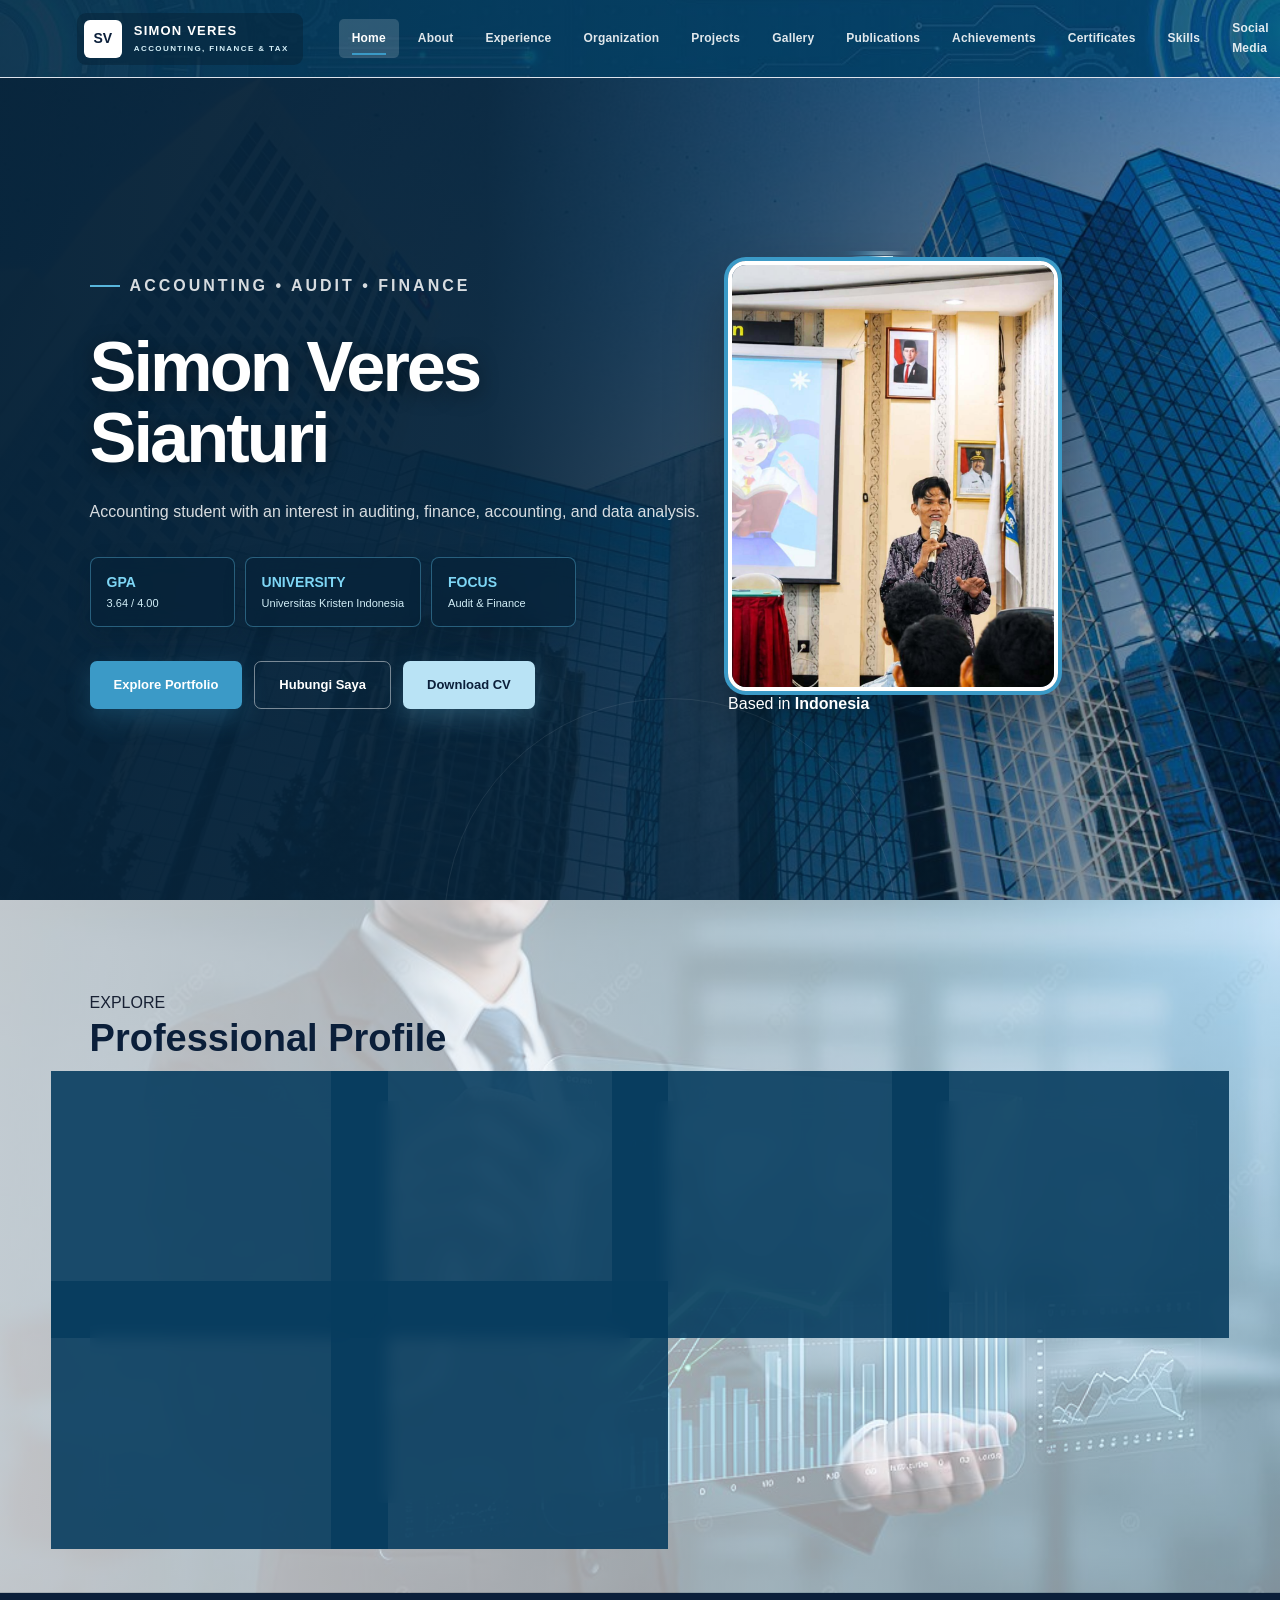
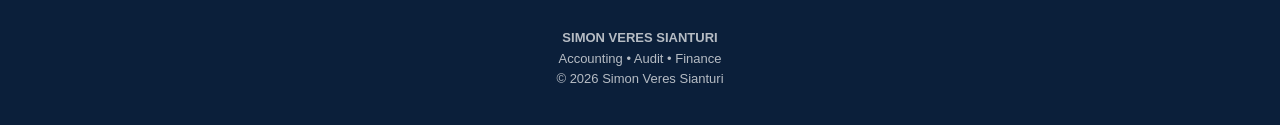
<file: index.html>
<!DOCTYPE html>
<html lang="id">
<head>
    <meta charset="UTF-8">
    <meta name="viewport" content="width=device-width, initial-scale=1.0">

    <title>Simon Veres Sianturi | Portfolio</title>

    <link rel="stylesheet" href="css/style.css">
</head>

<body>

    <!-- NAVBAR -->
    <header class="navbar">
        <div class="nav-container">

            <a href="index.html" class="logo" aria-label="Simon Veres Sianturi - Home">
                <span class="logo-mark">SV</span>
                <span class="logo-copy">
                    <strong>SIMON VERES</strong>
                    <small>ACCOUNTING, FINANCE &amp; TAX</small>
                </span>
            </a>

            <nav class="nav-menu" aria-label="Primary navigation">

                <a href="index.html" class="active">
                    Home
                </a>

                <a href="pages/about.html">
                    About
                </a>

                <a href="pages/experience.html">
                    Experience
                </a>

                <a href="pages/organization.html">
                    Organization
                </a>

                <a href="pages/projects.html">
                    Projects
                </a>

                <a href="pages/gallery.html">
                    Gallery
                </a>

                <a href="pages/publications.html">
                    Publications
                </a>

                <a href="pages/achievements.html">
                    Achievements

                </a>

                <a href="pages/certificates.html">
                    Certificates
                </a>

                <a href="pages/skills.html">
                    Skills
                </a>

                <a href="pages/social-media.html">
                    Social Media
                </a>

                <a href="https://wa.me/6285284150827" class="nav-contact" target="_blank" rel="noopener noreferrer">
                    Contact
                </a>

            </nav>

            <div id="google_translate_element" class="translate-control" aria-label="Translate website"></div>

        </div>
    </header>


    <!-- HERO -->
    <main>

        <section class="hero">

            <div class="hero-content">

                <p class="hero-label">
                    ACCOUNTING • AUDIT • FINANCE
                </p>

                <h1>
                    Simon Veres<br>
                    <span>Sianturi</span>
                </h1>

                <p class="hero-description">
                    Accounting student with an interest in
                    auditing, finance, accounting, and data analysis.
                </p>

                <div class="hero-info">

                    <div>
                        <strong>GPA</strong>
                        <span>3.64 / 4.00</span>
                    </div>

                    <div>
                        <strong>UNIVERSITY</strong>
                        <span>Universitas Kristen Indonesia</span>
                    </div>

                    <div>
                        <strong>FOCUS</strong>
                        <span>Audit & Finance</span>
                    </div>

                </div>


                <div class="hero-buttons">

                    <a href="pages/about.html" class="btn btn-primary">
                        Explore Portfolio
                    </a>

                    <a href="https://wa.me/6285284150827" class="btn btn-secondary" target="_blank" rel="noopener noreferrer">
                        Hubungi Saya
                    </a>

                    <a href="assets/documents/cv%20simon.pdf" class="btn btn-cv" download="CV-Simon-Veres-Sianturi.pdf">
                        Download CV
                    </a>

                </div>

            </div>


            <!-- PROFILE -->
            <div class="hero-visual">

                <div class="profile-frame">

                    <div class="profile-photo">
    <img src="assets/images/simon-profile.jpg" alt="Simon Veres Sianturi">
</div>

                    <div class="profile-tag">
                        <span>Based in</span>
                        <strong>Indonesia</strong>
                    </div>

                </div>

            </div>

        </section>


        <!-- QUICK MENU -->
        <section class="quick-section">

            <div class="section-heading">

                <p>EXPLORE</p>

                <h2>
                    Professional Profile
                </h2>

            </div>


            <div class="quick-grid">

                <a href="pages/about.html" class="quick-card">

                    <span class="card-number">
                        01
                    </span>

                    <h3>
                        About
                    </h3>

                    <p>
                        Personal profile, academic background, and interests.
                    </p>

                    <span class="card-arrow">
                        →
                    </span>

                </a>


                <a href="pages/experience.html" class="quick-card">

                    <span class="card-number">
                        02
                    </span>

                    <h3>
                        Experience
                    </h3>

                    <p>
                        Professional and internship experience.
                    </p>

                    <span class="card-arrow">
                        →
                    </span>

                </a>


                <a href="pages/projects.html" class="quick-card">

                    <span class="card-number">
                        03
                    </span>

                    <h3>
                        Projects
                    </h3>

                    <p>
                        Selected academic, professional and personal projects.
                    </p>

                    <span class="card-arrow">
                        →
                    </span>

                </a>


                <a href="pages/achievements.html" class="quick-card">

                    <span class="card-number">
                        04
                    </span>

                    <h3>
                        Achievements
                    </h3>

                    <p>
                        Certificates, awards, and academic achievements.
                    </p>

                    <span class="card-arrow">
                        →
                    </span>

                </a>


                <a href="pages/skills.html" class="quick-card">

                    <span class="card-number">
                        05
                    </span>

                    <h3>
                        Skills
                    </h3>

                    <p>
                        Technical, analytical, and professional capabilities.
                    </p>

                    <span class="card-arrow">
                        →
                    </span>

                </a>


                <a href="pages/social-media.html" class="quick-card">

                    <span class="card-number">
                        06
                    </span>

                    <h3>
                        Social Media
                    </h3>

                    <p>
                        Connect and explore professional social profiles.
                    </p>

                    <span class="card-arrow">
                        →
                    </span>

                </a>

            </div>

        </section>

    </main>


    <!-- FOOTER -->
    <footer class="footer">

        <div>
            <strong>
                SIMON VERES SIANTURI
            </strong>

            <p>
                Accounting • Audit • Finance
            </p>
        </div>

        <p>
            © 2026 Simon Veres Sianturi
        </p>

    </footer>

    <script src="js/main.js"></script>
</body>
</html>
</file>
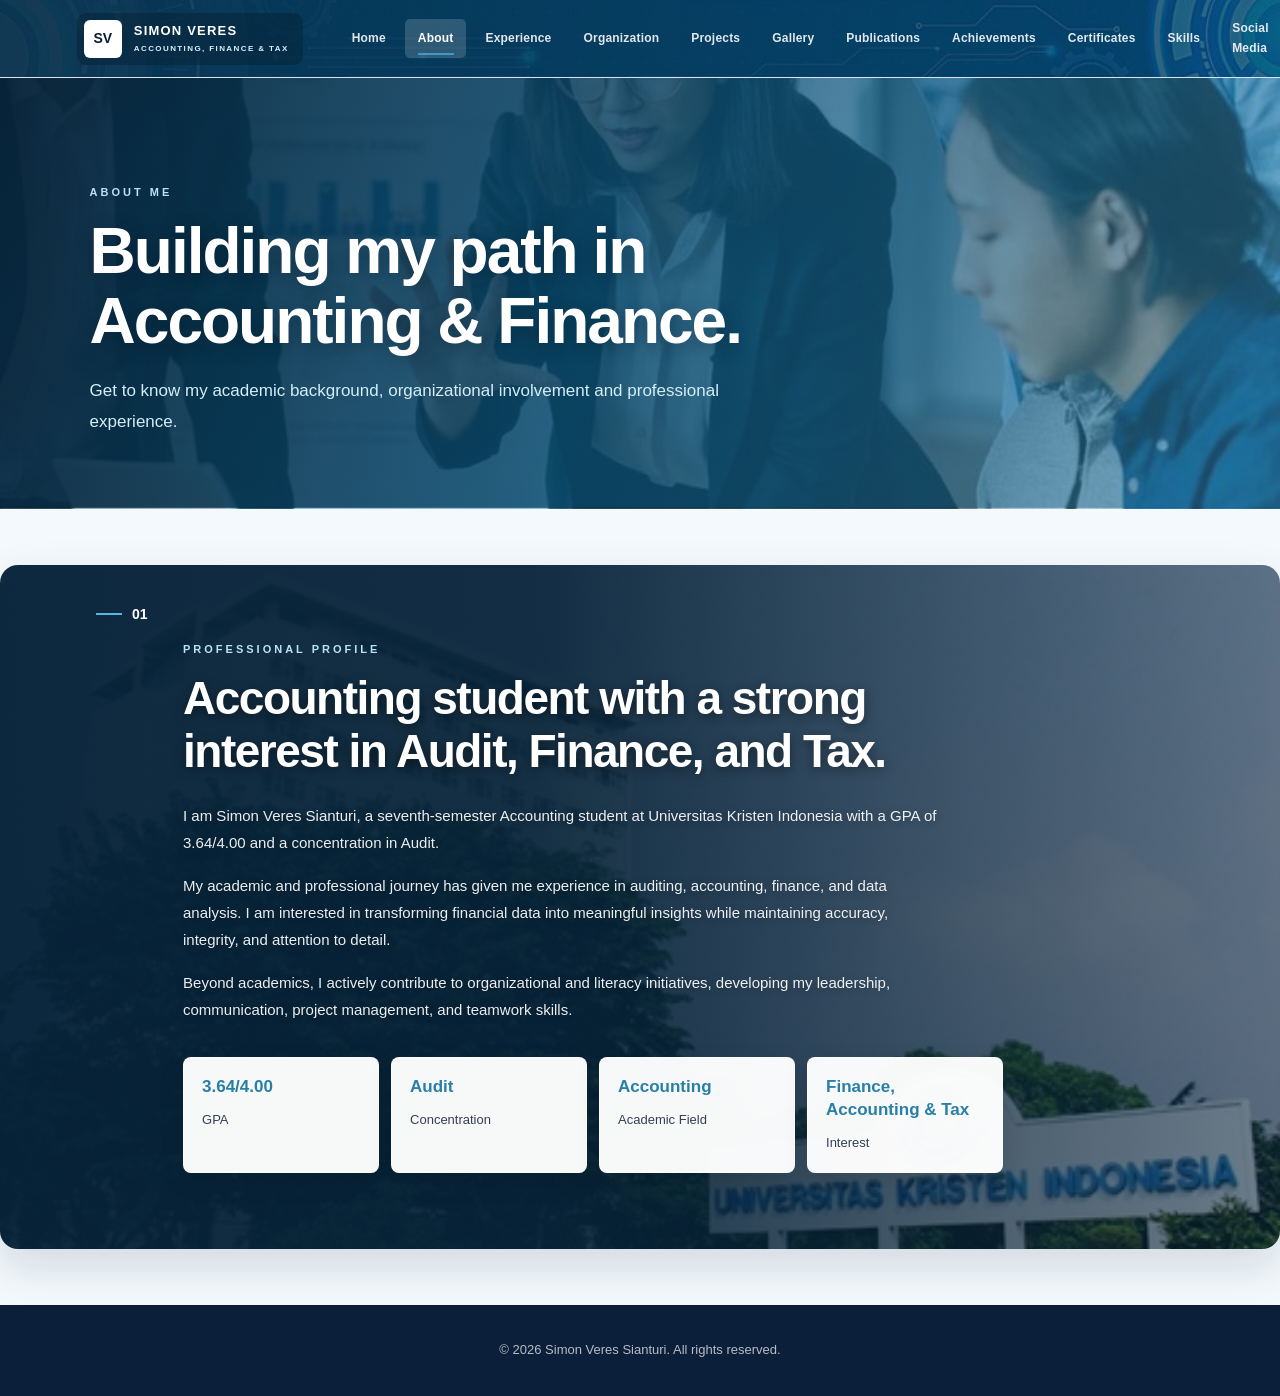
<file: pages/about.html>
<!DOCTYPE html>
<html lang="id">

<head>
    <meta charset="UTF-8">
    <meta name="viewport" content="width=device-width, initial-scale=1.0">

    <title>About | Simon Veres Sianturi</title>

    <link rel="stylesheet" href="../css/style.css">
</head>

<body>

    <!-- NAVBAR -->
    <header class="navbar">

        <div class="nav-container">

            <a href="../index.html" class="logo" aria-label="Simon Veres Sianturi - Home">
                <span class="logo-mark">SV</span>
                <span class="logo-copy">
                    <strong>SIMON VERES</strong>
                    <small>ACCOUNTING, FINANCE &amp; TAX</small>
                </span>
            </a>

            <nav class="nav-menu" aria-label="Primary navigation">

                <a href="../index.html">
                    Home
                </a>

                <a href="about.html" class="active">
                    About
                </a>

                <a href="experience.html">
                    Experience
                </a>

                <a href="organization.html">
                    Organization
                </a>

                <a href="projects.html">
                    Projects
                </a>

                <a href="gallery.html">
                    Gallery
                </a>

                <a href="publications.html">
                    Publications
                </a>

                <a href="achievements.html">
                    Achievements

                </a>

                <a href="certificates.html">
                    Certificates
                </a>

                <a href="skills.html">
                    Skills
                </a>

                <a href="social-media.html">
                    Social Media
                </a>

                <a href="contact.html" class="nav-contact">
                    Contact
                </a>

            </nav>

            <div id="google_translate_element" class="translate-control" aria-label="Translate website"></div>

        </div>

    </header>


    <!-- PAGE HEADER -->

    <main>

        <section class="page-header about-header">

            <div>

                <p class="page-label">
                    ABOUT ME
                </p>

                <h1>
                    Building my path in
                    <span>Accounting & Finance.</span>
                </h1>

                <p class="page-description">
                    Get to know my academic background,
                    organizational involvement and professional experience.
                </p>

            </div>

        </section>


        <!-- ABOUT INTRO -->

        <section class="about-intro">
    <div class="about-number">01</div>

    <div class="about-content">
        <span class="small-title">PROFESSIONAL PROFILE</span>

        <h2>Accounting student with a strong interest in Audit, Finance, and Tax.</h2>

        <p>
            I am Simon Veres Sianturi, a seventh-semester Accounting student
            at Universitas Kristen Indonesia with a GPA of 3.64/4.00 and a
            concentration in Audit.
        </p>

        <p>
            My academic and professional journey has given me experience in
            auditing, accounting, finance, and data analysis. I am interested
            in transforming financial data into meaningful insights while
            maintaining accuracy, integrity, and attention to detail.
        </p>

        <p>
            Beyond academics, I actively contribute to organizational and
            literacy initiatives, developing my leadership, communication,
            project management, and teamwork skills.
        </p>

        <div class="profile-highlights">
            <div class="highlight-item">
                <strong>3.64/4.00</strong>
                <span>GPA</span>
            </div>

            <div class="highlight-item">
                <strong>Audit</strong>
                <span>Concentration</span>
            </div>

            <div class="highlight-item">
                <strong>Accounting</strong>
                <span>Academic Field</span>
            </div>

            <div class="highlight-item">
                <strong>Finance, Accounting & Tax </strong>
                <span>Interest</span>
            </div>
        </div>
    </div>
</section>

    <footer>
        <p>&copy; 2026 Simon Veres Sianturi. All rights reserved.</p>
    </footer>

    <script src="../js/main.js"></script>

</body>

</html>
</file>
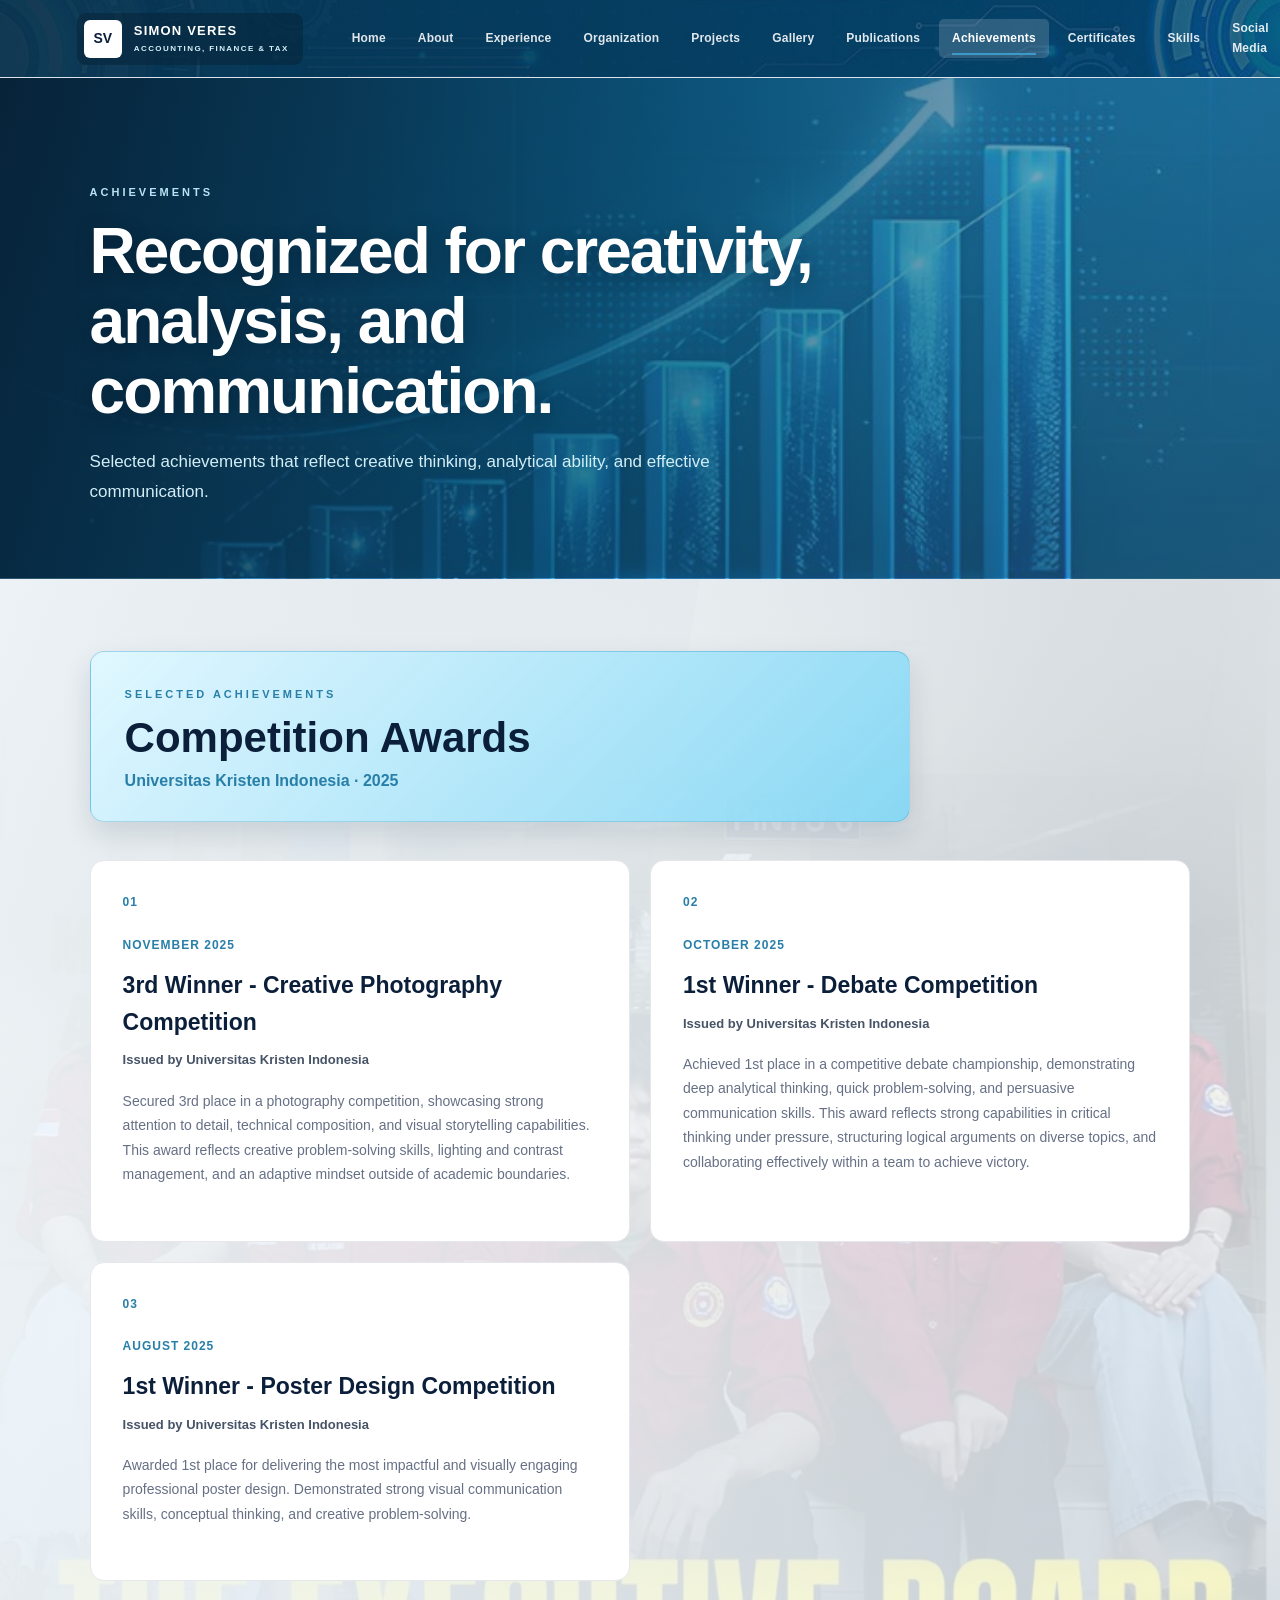
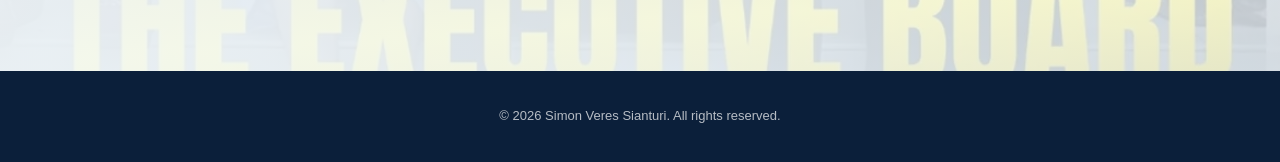
<file: pages/achievements.html>
<!DOCTYPE html>
<html lang="id">

<head>
	<meta charset="UTF-8">
	<meta name="viewport" content="width=device-width, initial-scale=1.0">

	<title>Achievements | Simon Veres Sianturi</title>

	<link rel="stylesheet" href="../css/style.css">
</head>

<body>

	<header class="navbar">
		<div class="nav-container">
			<a href="../index.html" class="logo" aria-label="Simon Veres Sianturi - Home">
				<span class="logo-mark">SV</span>
				<span class="logo-copy">
					<strong>SIMON VERES</strong>
					<small>ACCOUNTING, FINANCE &amp; TAX</small>
				</span>
			</a>

			<nav class="nav-menu" aria-label="Primary navigation">
				<a href="../index.html">Home</a>
				<a href="about.html">About</a>
				<a href="experience.html">Experience</a>
				<a href="organization.html">Organization</a>
				<a href="projects.html">Projects</a>
				<a href="gallery.html">Gallery</a>
				<a href="publications.html">Publications</a>
				<a href="achievements.html" class="active">Achievements</a>
				<a href="certificates.html">Certificates</a>
				<a href="skills.html">Skills</a>
				<a href="social-media.html">Social Media</a>
				<a href="https://wa.me/6285284150827" class="nav-contact" target="_blank" rel="noopener noreferrer">Contact</a>
			</nav>
			<div id="google_translate_element" class="translate-control" aria-label="Translate website"></div>
		</div>
	</header>

	<main>
		<section class="page-header achievement-header">
			<div>
				<p class="page-label">ACHIEVEMENTS</p>
				<h1>
					Recognized for creativity,
					<span>analysis, and communication.</span>
				</h1>
				<p class="page-description">
					Selected achievements that reflect creative thinking,
					analytical ability, and effective communication.
				</p>
			</div>
		</section>

		<section class="about-menu organization-section">
			<div class="organization-heading">
				<p class="page-label">SELECTED ACHIEVEMENTS</p>
				<h2>Competition Awards</h2>
				<p>Universitas Kristen Indonesia · 2025</p>
			</div>

			<div class="about-grid">
				<article class="about-card organization-card">
					<span class="card-number">01</span>
					<span class="timeline-year">NOVEMBER 2025</span>
					<h3>3rd Winner - Creative Photography Competition</h3>
					<h4>Issued by Universitas Kristen Indonesia</h4>
					<p>Secured 3rd place in a photography competition, showcasing strong attention to detail, technical composition, and visual storytelling capabilities. This award reflects creative problem-solving skills, lighting and contrast management, and an adaptive mindset outside of academic boundaries.</p>
				</article>

				<article class="about-card organization-card">
					<span class="card-number">02</span>
					<span class="timeline-year">OCTOBER 2025</span>
					<h3>1st Winner - Debate Competition</h3>
					<h4>Issued by Universitas Kristen Indonesia</h4>
					<p>Achieved 1st place in a competitive debate championship, demonstrating deep analytical thinking, quick problem-solving, and persuasive communication skills. This award reflects strong capabilities in critical thinking under pressure, structuring logical arguments on diverse topics, and collaborating effectively within a team to achieve victory.</p>
				</article>

				<article class="about-card organization-card">
					<span class="card-number">03</span>
					<span class="timeline-year">AUGUST 2025</span>
					<h3>1st Winner - Poster Design Competition</h3>
					<h4>Issued by Universitas Kristen Indonesia</h4>
					<p>Awarded 1st place for delivering the most impactful and visually engaging professional poster design. Demonstrated strong visual communication skills, conceptual thinking, and creative problem-solving.</p>
				</article>
			</div>
		</section>
	</main>

	<footer>
		<p>&copy; 2026 Simon Veres Sianturi. All rights reserved.</p>
	</footer>

	<script src="../js/main.js"></script>
</body>

</html>
</file>
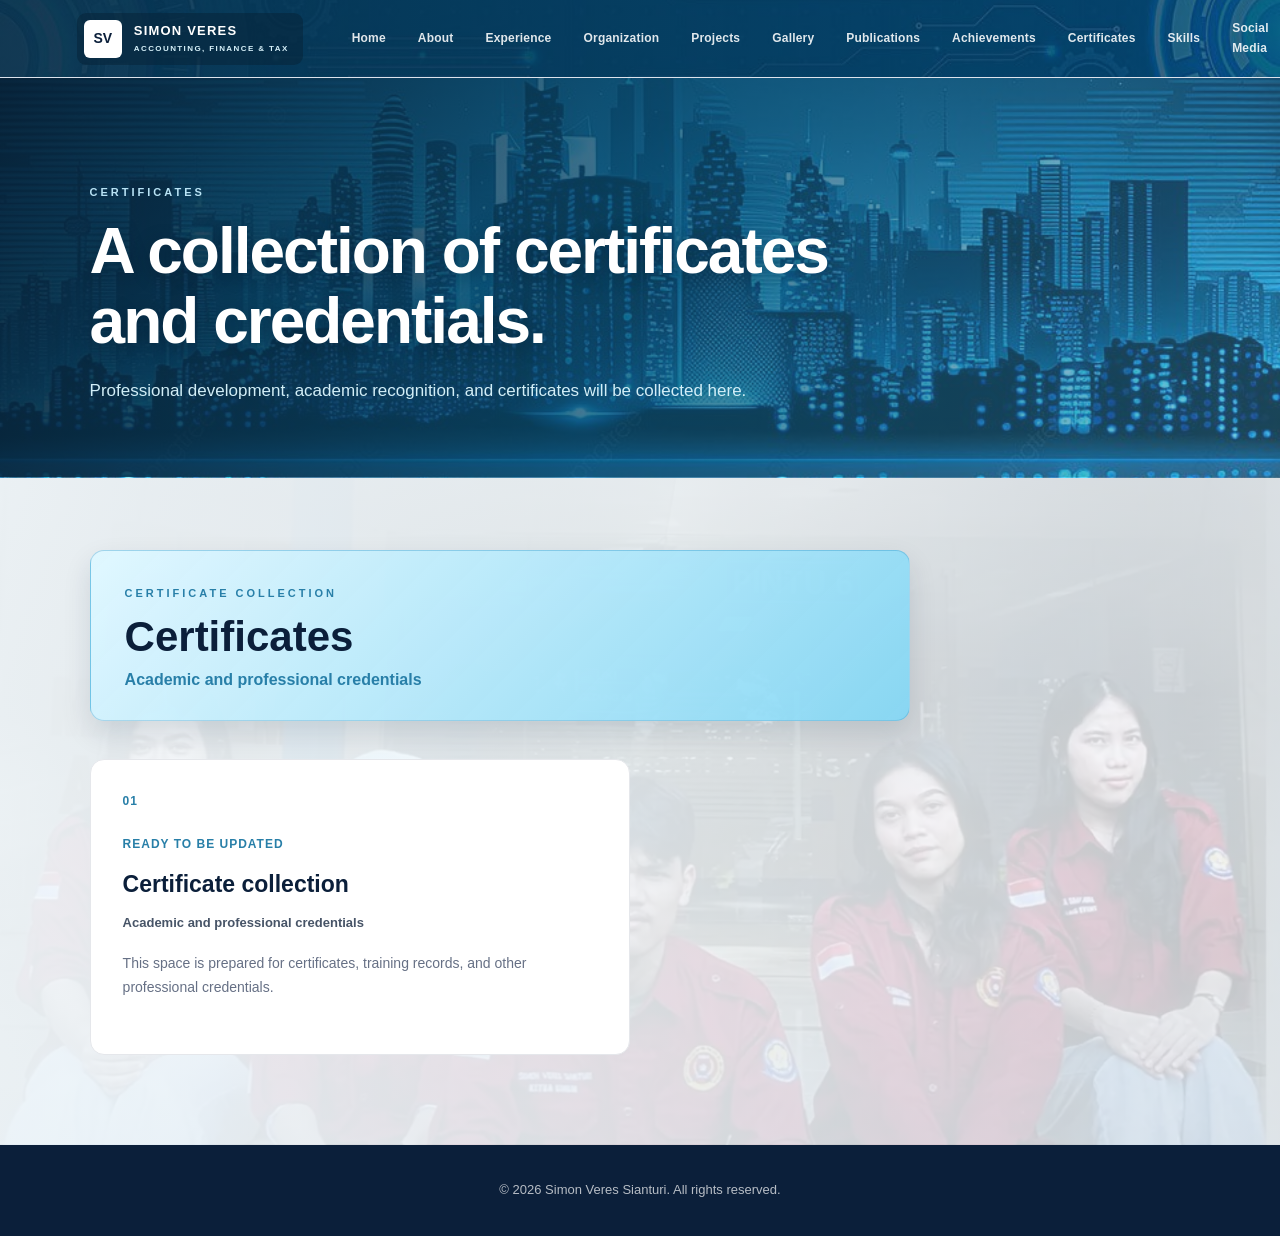
<file: pages/certificates.html>
<!DOCTYPE html>
<html lang="id">

<head>
	<meta charset="UTF-8">
	<meta name="viewport" content="width=device-width, initial-scale=1.0">

	<title>Certificates | Simon Veres Sianturi</title>

	<link rel="stylesheet" href="../css/style.css">
</head>

<body>

	<header class="navbar">

		<div class="nav-container">

			<a href="../index.html" class="logo" aria-label="Simon Veres Sianturi - Home">
				<span class="logo-mark">SV</span>
				<span class="logo-copy">
					<strong>SIMON VERES</strong>
					<small>ACCOUNTING, FINANCE &amp; TAX</small>
				</span>
			</a>

			<nav class="nav-menu" aria-label="Primary navigation">
				<a href="../index.html">Home</a>
				<a href="about.html">About</a>
				<a href="experience.html">Experience</a>
				<a href="organization.html">Organization</a>
				<a href="projects.html">Projects</a>
				<a href="gallery.html">Gallery</a>
				<a href="publications.html">Publications</a>
				<a href="achievements.html">Achievements</a>
				<a href="certificates.html">Certificates</a>
				<a href="skills.html">Skills</a>
				<a href="social-media.html">Social Media</a>
				<a href="https://wa.me/6285284150827" class="nav-contact" target="_blank" rel="noopener noreferrer">Contact</a>
			</nav>
			<div id="google_translate_element" class="translate-control" aria-label="Translate website"></div>

		</div>

	</header>

	<main>

		<section class="page-header certificate-header">
			<div>
				<p class="page-label">CERTIFICATES</p>

				<h1>
					A collection of
					<span>certificates and credentials.</span>
				</h1>

				<p class="page-description">
					Professional development, academic recognition, and
					certificates will be collected here.
				</p>
			</div>
		</section>

		<section class="about-menu organization-section">
			<div class="organization-heading">
				<p class="page-label">CERTIFICATE COLLECTION</p>
				<h2>Certificates</h2>
				<p>Academic and professional credentials</p>
			</div>

			<div class="about-grid">
				<article class="about-card organization-card">
					<span class="card-number">01</span>
					<span class="timeline-year">READY TO BE UPDATED</span>

					<h3>Certificate collection</h3>

					<h4>Academic and professional credentials</h4>

					<p>
						This space is prepared for certificates, training records,
						and other professional credentials.
					</p>
				</article>

			</div>
		</section>

	</main>

	<footer>
		<p>&copy; 2026 Simon Veres Sianturi. All rights reserved.</p>
	</footer>

	<script src="../js/main.js"></script>
</body>

</html>
</file>
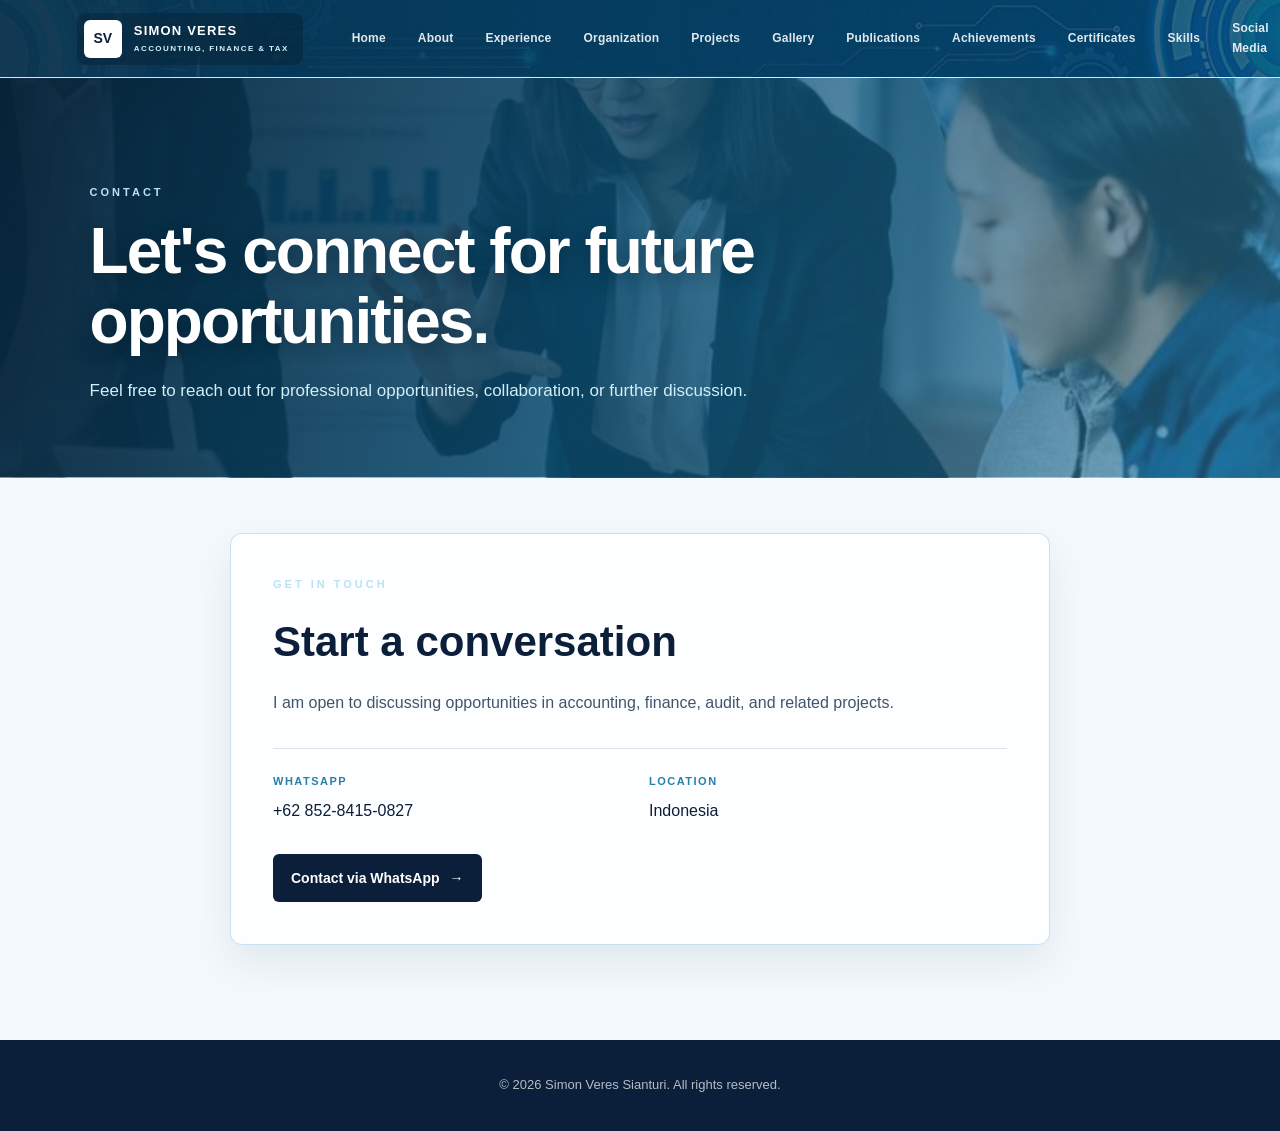
<file: pages/contact.html>
<!DOCTYPE html>
<html lang="id">

<head>
	<meta charset="UTF-8">
	<meta name="viewport" content="width=device-width, initial-scale=1.0">

	<title>Contact | Simon Veres Sianturi</title>

	<link rel="stylesheet" href="../css/style.css">
</head>

<body>

	<header class="navbar">
		<div class="nav-container">
			<a href="../index.html" class="logo" aria-label="Simon Veres Sianturi - Home">
				<span class="logo-mark">SV</span>
				<span class="logo-copy">
					<strong>SIMON VERES</strong>
					<small>ACCOUNTING, FINANCE &amp; TAX</small>
				</span>
			</a>

			<nav class="nav-menu" aria-label="Primary navigation">
				<a href="../index.html">Home</a>
				<a href="about.html">About</a>
				<a href="experience.html">Experience</a>
				<a href="organization.html">Organization</a>
				<a href="projects.html">Projects</a>
				<a href="gallery.html">Gallery</a>
				<a href="publications.html">Publications</a>
				<a href="achievements.html">Achievements</a>
				<a href="certificates.html">Certificates</a>
				<a href="skills.html">Skills</a>
				<a href="social-media.html">Social Media</a>
				<a href="contact.html" class="nav-contact active">Contact</a>
			</nav>
			<div id="google_translate_element" class="translate-control" aria-label="Translate website"></div>
		</div>
	</header>

	<main>
		<section class="page-header about-header contact-header">
			<div>
				<p class="page-label">CONTACT</p>

				<h1>
					Let&apos;s connect for
					<span>future opportunities.</span>
				</h1>

				<p class="page-description">
					Feel free to reach out for professional opportunities,
					collaboration, or further discussion.
				</p>
			</div>
		</section>

		<section class="contact-section">
			<div class="contact-card">
				<span class="small-title">GET IN TOUCH</span>
				<h2>Start a conversation</h2>
				<p>
					I am open to discussing opportunities in accounting, finance,
					audit, and related projects.
				</p>

				<div class="contact-details">
					<div class="contact-detail">
						<span class="contact-label">WHATSAPP</span>
						<a href="https://wa.me/6285284150827" target="_blank" rel="noopener noreferrer">
							+62 852-8415-0827
						</a>
					</div>

					<div class="contact-detail">
						<span class="contact-label">LOCATION</span>
						<span>Indonesia</span>
					</div>
				</div>

				<a class="contact-button" href="https://wa.me/6285284150827" target="_blank" rel="noopener noreferrer">
					Contact via WhatsApp <span aria-hidden="true">&rarr;</span>
				</a>
			</div>
		</section>
	</main>

	<footer>
		<p>&copy; 2026 Simon Veres Sianturi. All rights reserved.</p>
	</footer>

	<script src="../js/main.js"></script>
</body>

</html>
</file>
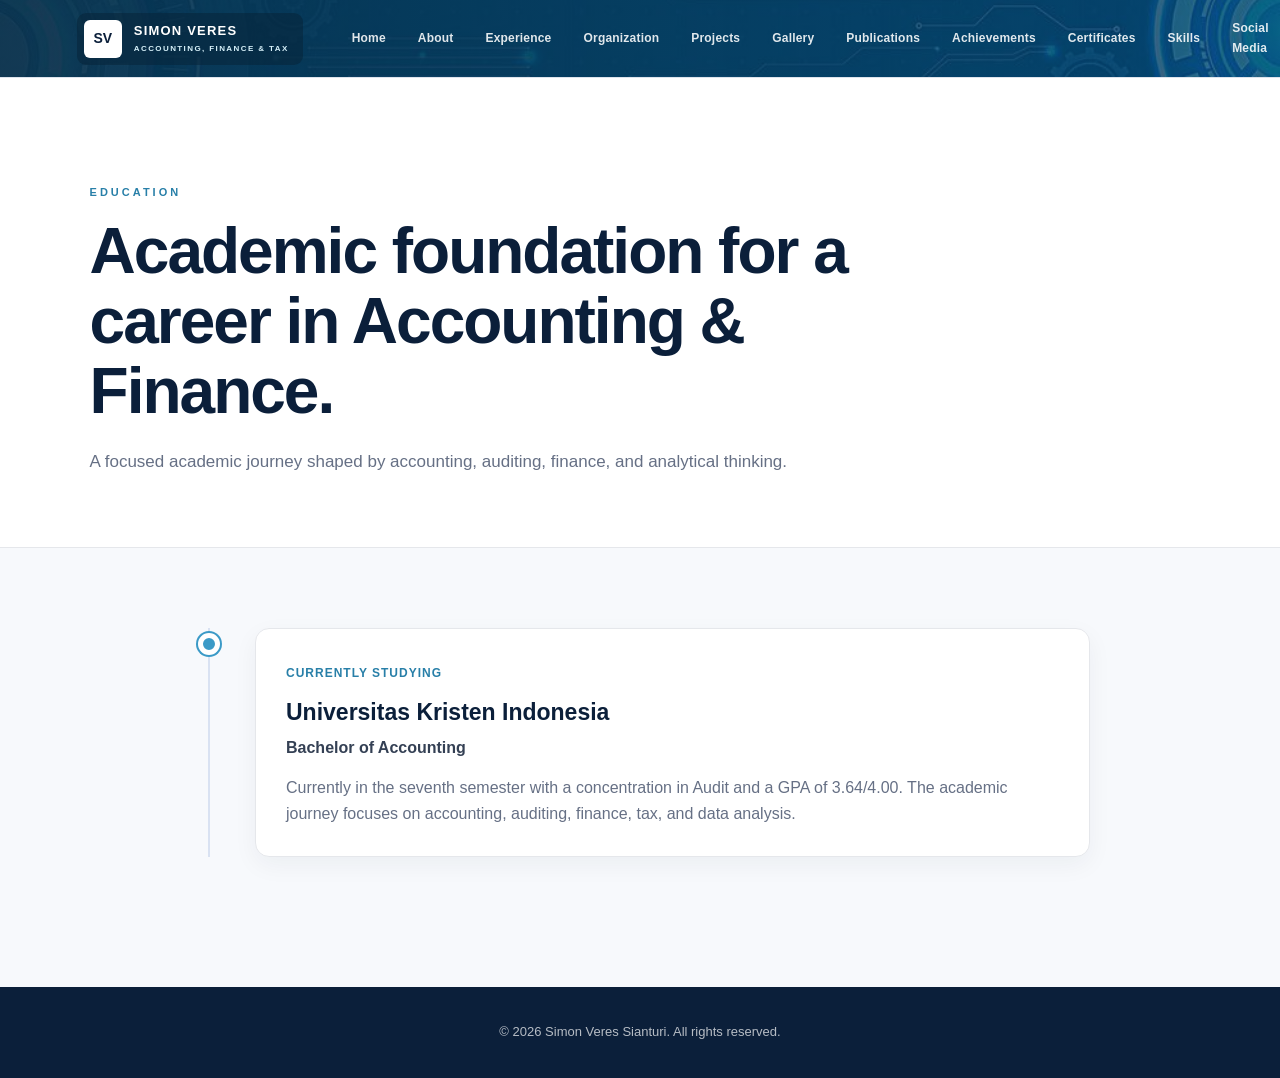
<file: pages/education.html>
<!DOCTYPE html>
<html lang="id">

<head>
	<meta charset="UTF-8">
	<meta name="viewport" content="width=device-width, initial-scale=1.0">

	<title>Education | Simon Veres Sianturi</title>

	<link rel="stylesheet" href="../css/style.css">
</head>

<body>

	<header class="navbar">

		<div class="nav-container">

			<a href="../index.html" class="logo" aria-label="Simon Veres Sianturi - Home">
				<span class="logo-mark">SV</span>
				<span class="logo-copy">
					<strong>SIMON VERES</strong>
					<small>ACCOUNTING, FINANCE &amp; TAX</small>
				</span>
			</a>

			<nav class="nav-menu" aria-label="Primary navigation">
				<a href="../index.html">Home</a>
				<a href="about.html">About</a>
				<a href="experience.html">Experience</a>
				<a href="organization.html">Organization</a>
				<a href="projects.html">Projects</a>
				<a href="gallery.html">Gallery</a>
				<a href="publications.html">Publications</a>
				<a href="achievements.html">Achievements</a>
				<a href="certificates.html">Certificates</a>
				<a href="skills.html">Skills</a>
				<a href="social-media.html">Social Media</a>
				<a href="contact.html" class="nav-contact">Contact</a>
			</nav>
			<div id="google_translate_element" class="translate-control" aria-label="Translate website"></div>

		</div>

	</header>

	<main>

		<section class="page-header">
			<div>
				<p class="page-label">EDUCATION</p>

				<h1>
					Academic foundation for a career in
					<span>Accounting &amp; Finance.</span>
				</h1>

				<p class="page-description">
					A focused academic journey shaped by accounting,
					auditing, finance, and analytical thinking.
				</p>
			</div>
		</section>

		<section class="timeline-section">
			<div class="timeline">

				<article class="timeline-item">
					<span class="timeline-dot" aria-hidden="true"></span>

					<div class="timeline-card">
						<span class="timeline-year">CURRENTLY STUDYING</span>

						<h3>Universitas Kristen Indonesia</h3>

						<h4>Bachelor of Accounting</h4>

						<p>
							Currently in the seventh semester with a concentration
							in Audit and a GPA of 3.64/4.00. The academic journey
							focuses on accounting, auditing, finance, tax, and data
							analysis.
						</p>
					</div>
				</article>

			</div>
		</section>

	</main>

	<footer>
		<p>&copy; 2026 Simon Veres Sianturi. All rights reserved.</p>
	</footer>

	<script src="../js/main.js"></script>
</body>

</html>
</file>
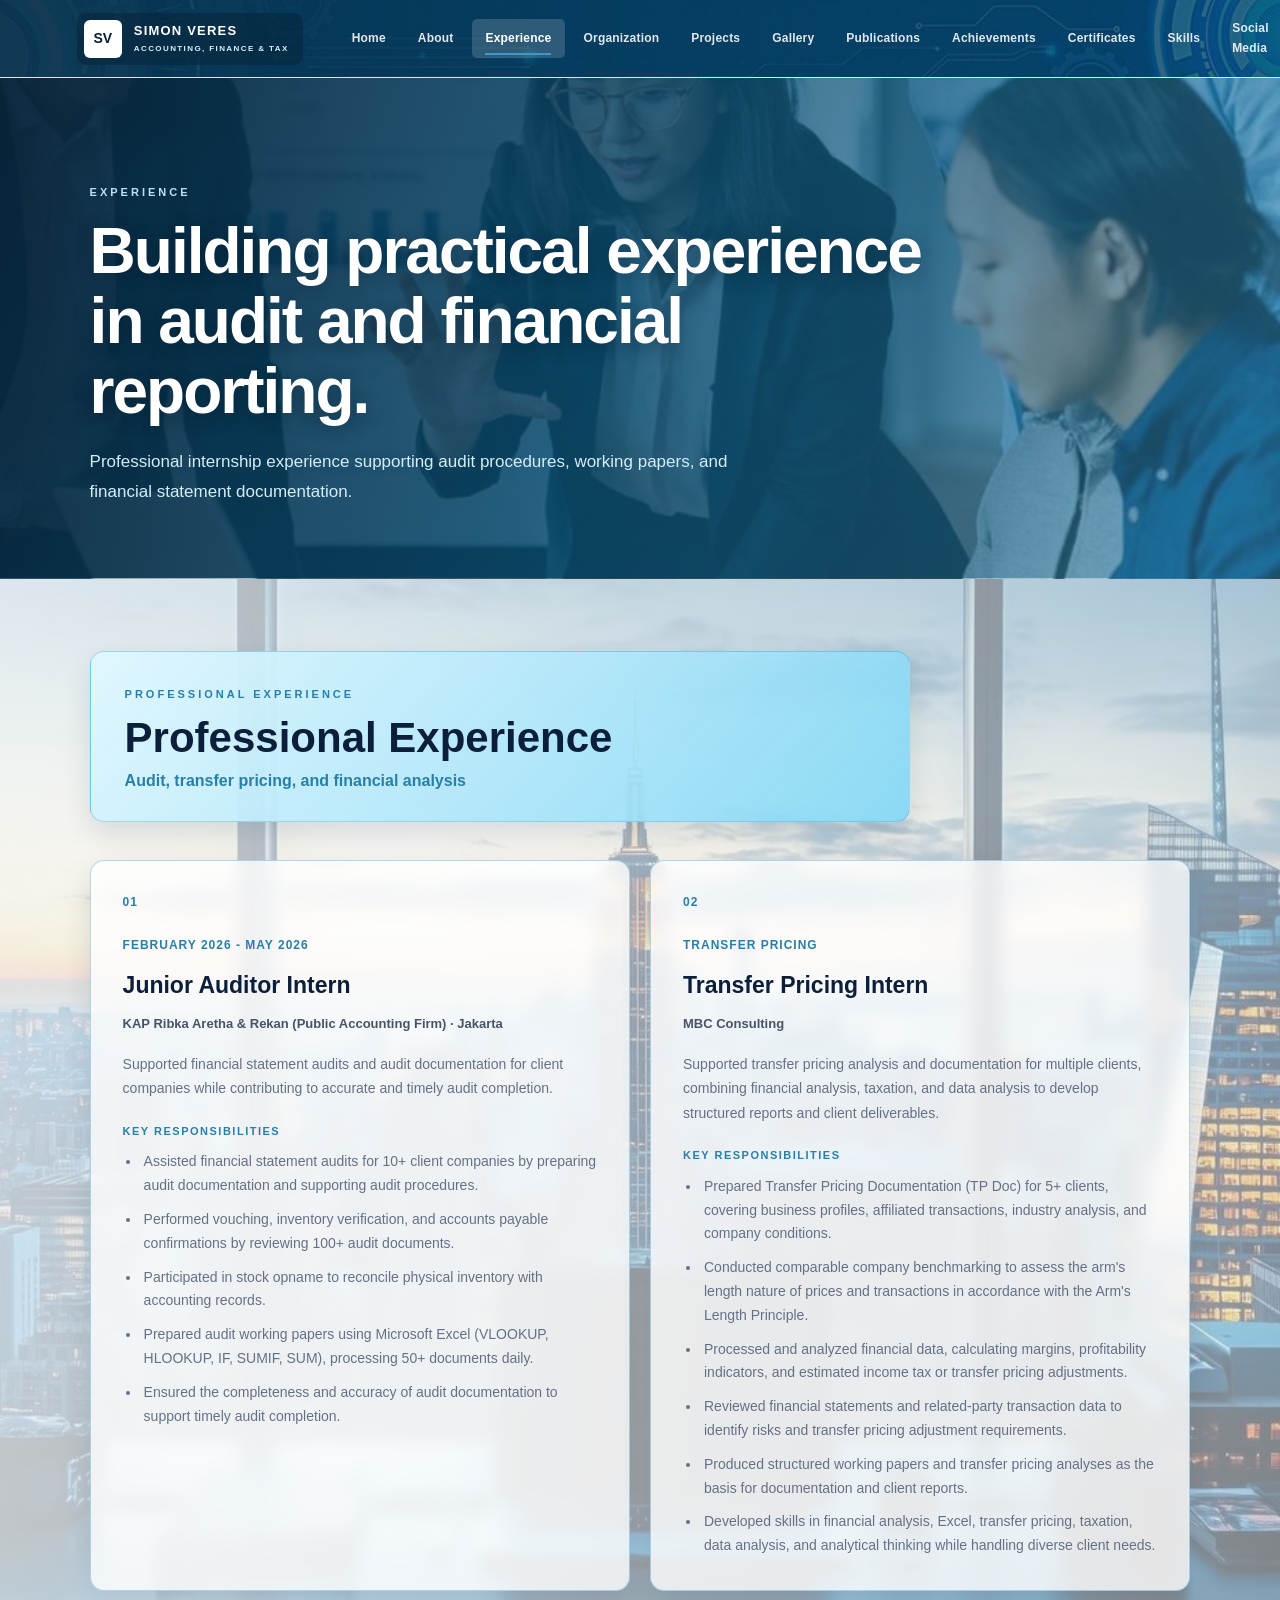
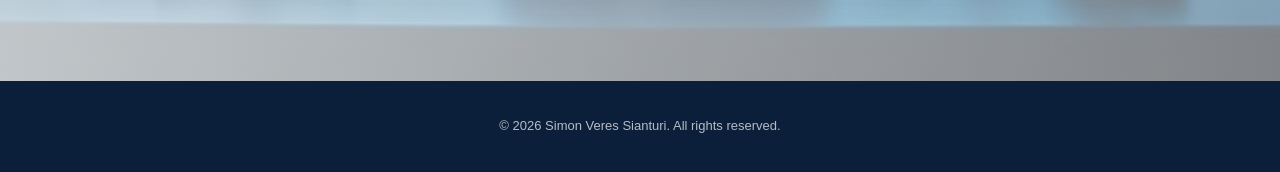
<file: pages/experience.html>
<!DOCTYPE html>
<html lang="id">

<head>
	<meta charset="UTF-8">
	<meta name="viewport" content="width=device-width, initial-scale=1.0">

	<title>Experience | Simon Veres Sianturi</title>

	<link rel="stylesheet" href="../css/style.css">
</head>

<body>

	<header class="navbar">

		<div class="nav-container">

			<a href="../index.html" class="logo" aria-label="Simon Veres Sianturi - Home">
				<span class="logo-mark">SV</span>
				<span class="logo-copy">
					<strong>SIMON VERES</strong>
					<small>ACCOUNTING, FINANCE &amp; TAX</small>
				</span>
			</a>

			<nav class="nav-menu" aria-label="Primary navigation">
				<a href="../index.html">Home</a>
				<a href="about.html">About</a>
				<a href="experience.html" class="active">Experience</a>
				<a href="organization.html">Organization</a>
				<a href="projects.html">Projects</a>
				<a href="gallery.html">Gallery</a>
				<a href="publications.html">Publications</a>
				<a href="achievements.html">Achievements</a>
				<a href="certificates.html">Certificates</a>
				<a href="skills.html">Skills</a>
				<a href="social-media.html">Social Media</a>
				<a href="contact.html" class="nav-contact">Contact</a>
			</nav>
			<div id="google_translate_element" class="translate-control" aria-label="Translate website"></div>

		</div>

	</header>

	<main>

		<section class="page-header experience-header">
			<div>
				<p class="page-label">EXPERIENCE</p>

				<h1>
					Building practical experience in
					<span>audit and financial reporting.</span>
				</h1>

				<p class="page-description">
					Professional internship experience supporting audit procedures,
					working papers, and financial statement documentation.
				</p>
			</div>
		</section>

		<section class="about-menu organization-section experience-section">
			<div class="organization-heading">
				<p class="page-label">PROFESSIONAL EXPERIENCE</p>
				<h2>Professional Experience</h2>
				<p>Audit, transfer pricing, and financial analysis</p>
			</div>

			<div class="about-grid">

				<article class="about-card organization-card">
					<span class="card-number">01</span>
					<span class="timeline-year">FEBRUARY 2026 - MAY 2026</span>

					<h3>Junior Auditor Intern</h3>

					<h4>KAP Ribka Aretha &amp; Rekan (Public Accounting Firm) · Jakarta</h4>

					<p>
						Supported financial statement audits and audit documentation
						for client companies while contributing to accurate and timely
						audit completion.
					</p>

					<strong class="organization-label">Key Responsibilities</strong>
					<ul>
						<li>Assisted financial statement audits for 10+ client companies by preparing audit documentation and supporting audit procedures.</li>
						<li>Performed vouching, inventory verification, and accounts payable confirmations by reviewing 100+ audit documents.</li>
						<li>Participated in stock opname to reconcile physical inventory with accounting records.</li>
						<li>Prepared audit working papers using Microsoft Excel (VLOOKUP, HLOOKUP, IF, SUMIF, SUM), processing 50+ documents daily.</li>
						<li>Ensured the completeness and accuracy of audit documentation to support timely audit completion.</li>
					</ul>

				</article>

				<article class="about-card organization-card">
					<span class="card-number">02</span>
					<span class="timeline-year">TRANSFER PRICING</span>

					<h3>Transfer Pricing Intern</h3>

					<h4>MBC Consulting</h4>

					<p>
						Supported transfer pricing analysis and documentation for multiple
						clients, combining financial analysis, taxation, and data analysis
						to develop structured reports and client deliverables.
					</p>

					<strong class="organization-label">Key Responsibilities</strong>
					<ul>
						<li>Prepared Transfer Pricing Documentation (TP Doc) for 5+ clients, covering business profiles, affiliated transactions, industry analysis, and company conditions.</li>
						<li>Conducted comparable company benchmarking to assess the arm's length nature of prices and transactions in accordance with the Arm's Length Principle.</li>
						<li>Processed and analyzed financial data, calculating margins, profitability indicators, and estimated income tax or transfer pricing adjustments.</li>
						<li>Reviewed financial statements and related-party transaction data to identify risks and transfer pricing adjustment requirements.</li>
						<li>Produced structured working papers and transfer pricing analyses as the basis for documentation and client reports.</li>
						<li>Developed skills in financial analysis, Excel, transfer pricing, taxation, data analysis, and analytical thinking while handling diverse client needs.</li>
					</ul>

				</article>

			</div>
		</section>

	</main>

	<footer>
		<p>&copy; 2026 Simon Veres Sianturi. All rights reserved.</p>
	</footer>

	<script src="../js/main.js"></script>
</body>

</html>
</file>
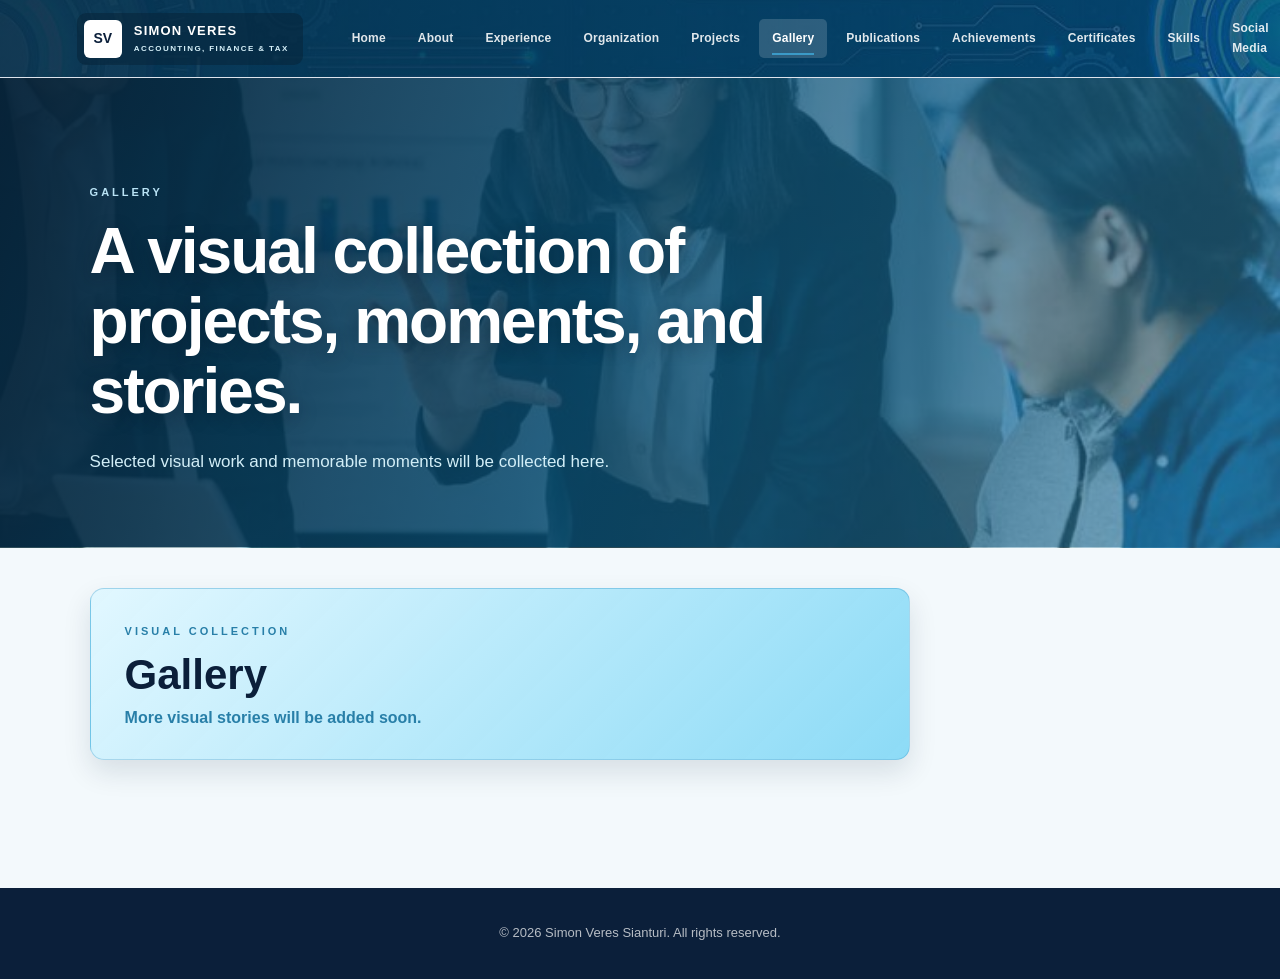
<file: pages/gallery.html>
<!DOCTYPE html>
<html lang="id">

<head>
	<meta charset="UTF-8">
	<meta name="viewport" content="width=device-width, initial-scale=1.0">

	<title>Gallery | Simon Veres Sianturi</title>

	<link rel="stylesheet" href="../css/style.css">
</head>

<body>

	<header class="navbar">
		<div class="nav-container">
			<a href="../index.html" class="logo" aria-label="Simon Veres Sianturi - Home">
				<span class="logo-mark">SV</span>
				<span class="logo-copy">
					<strong>SIMON VERES</strong>
					<small>ACCOUNTING, FINANCE &amp; TAX</small>
				</span>
			</a>

			<nav class="nav-menu" aria-label="Primary navigation">
				<a href="../index.html">Home</a>
				<a href="about.html">About</a>
				<a href="experience.html">Experience</a>
				<a href="organization.html">Organization</a>
				<a href="projects.html">Projects</a>
				<a href="gallery.html" class="active">Gallery</a>
				<a href="publications.html">Publications</a>
				<a href="achievements.html">Achievements</a>
				<a href="certificates.html">Certificates</a>
				<a href="skills.html">Skills</a>
				<a href="social-media.html">Social Media</a>
				<a href="https://wa.me/6285284150827" class="nav-contact" target="_blank" rel="noopener noreferrer">Contact</a>
			</nav>
			<div id="google_translate_element" class="translate-control" aria-label="Translate website"></div>
		</div>
	</header>

	<main>
		<section class="page-header about-header">
			<div>
				<p class="page-label">GALLERY</p>
				<h1>
					A visual collection of
					<span>projects, moments, and stories.</span>
				</h1>
				<p class="page-description">
					Selected visual work and memorable moments will be collected here.
				</p>
			</div>
		</section>

		<section class="about-menu">
			<div class="organization-heading">
				<p class="page-label">VISUAL COLLECTION</p>
				<h2>Gallery</h2>
				<p>More visual stories will be added soon.</p>
			</div>
		</section>
	</main>

	<footer>
		<p>&copy; 2026 Simon Veres Sianturi. All rights reserved.</p>
	</footer>

	<script src="../js/main.js"></script>
</body>

</html>
</file>
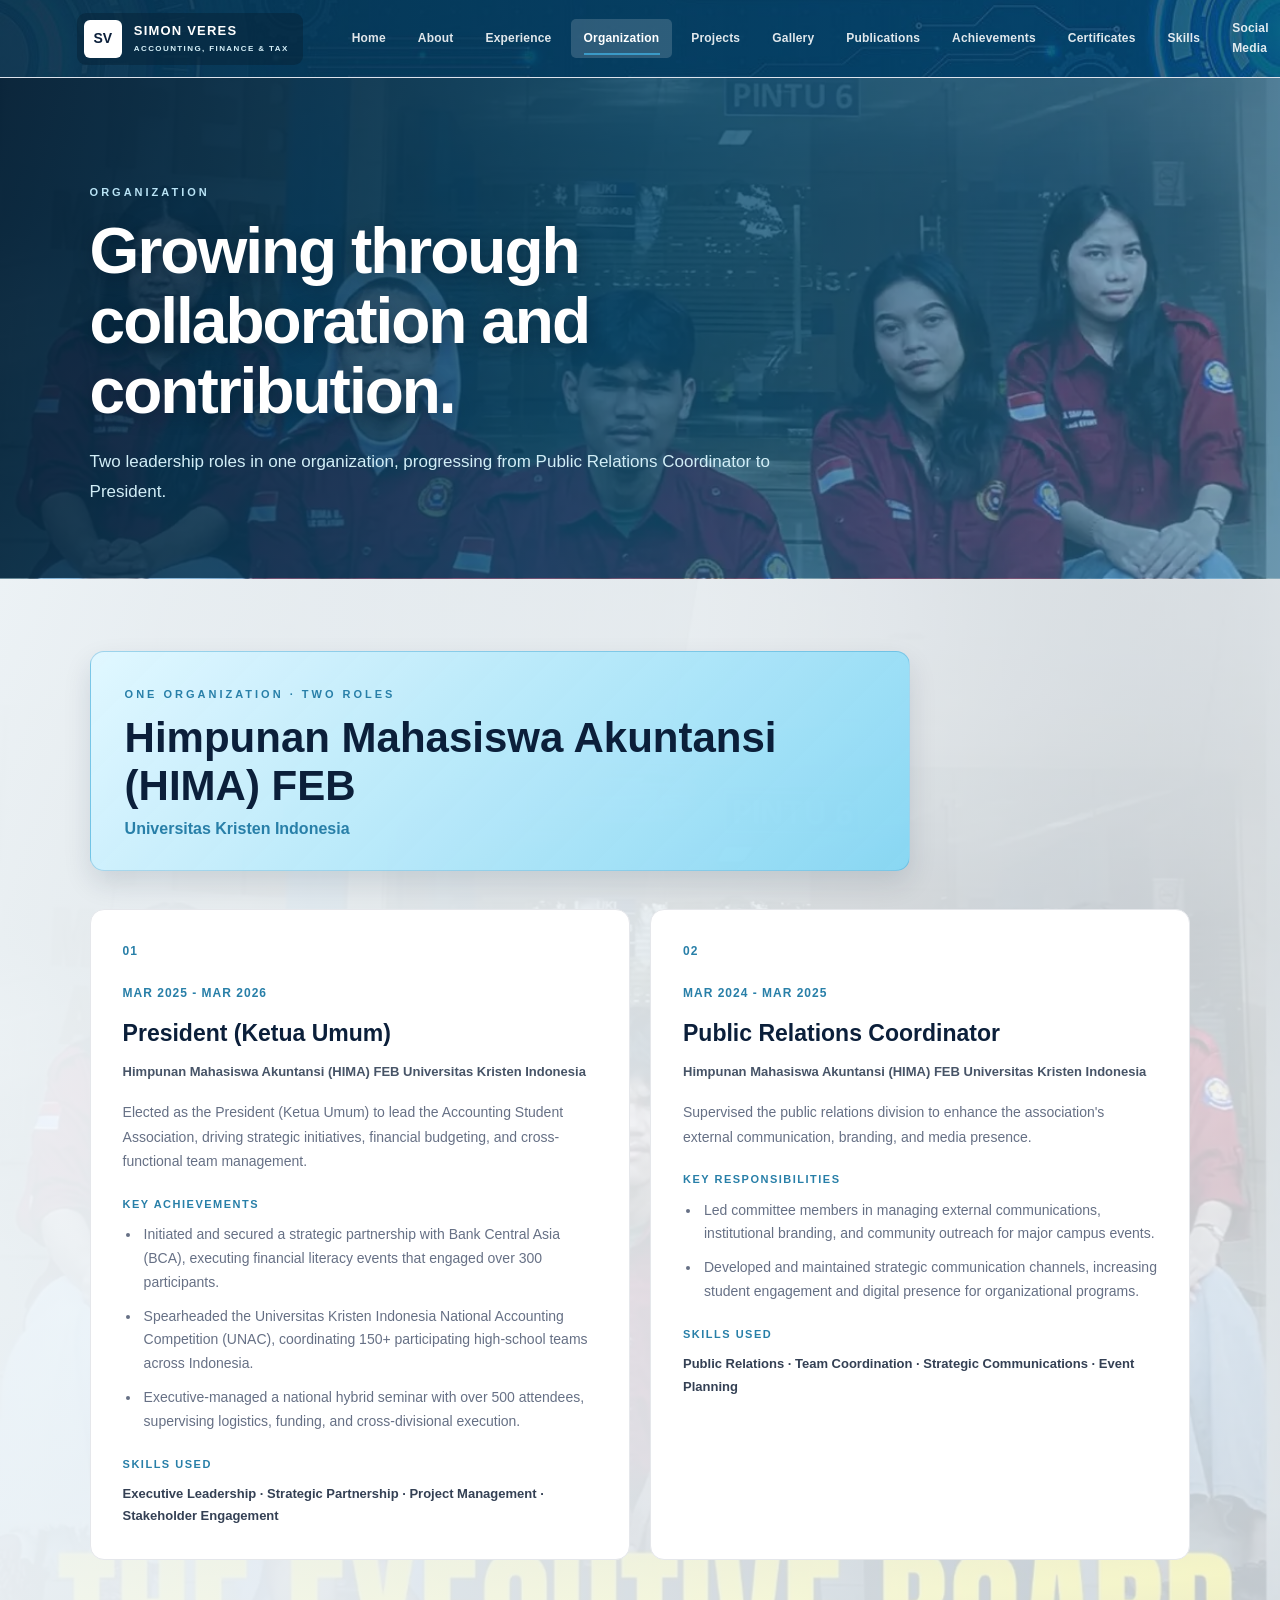
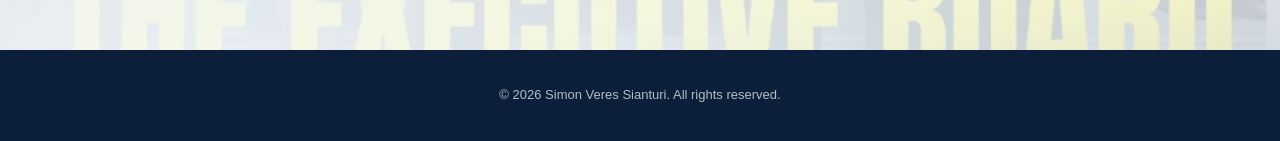
<file: pages/organization.html>
<!DOCTYPE html>
<html lang="id">

<head>
	<meta charset="UTF-8">
	<meta name="viewport" content="width=device-width, initial-scale=1.0">

	<title>Organization | Simon Veres Sianturi</title>

	<link rel="stylesheet" href="../css/style.css">
</head>

<body>

	<header class="navbar">

		<div class="nav-container">

			<a href="../index.html" class="logo" aria-label="Simon Veres Sianturi - Home">
				<span class="logo-mark">SV</span>
				<span class="logo-copy">
					<strong>SIMON VERES</strong>
					<small>ACCOUNTING, FINANCE &amp; TAX</small>
				</span>
			</a>

			<nav class="nav-menu" aria-label="Primary navigation">
				<a href="../index.html">Home</a>
				<a href="about.html">About</a>
				<a href="experience.html">Experience</a>
				<a href="organization.html" class="active">Organization</a>
				<a href="projects.html">Projects</a>
				<a href="gallery.html">Gallery</a>
				<a href="publications.html">Publications</a>
				<a href="achievements.html">Achievements</a>
				<a href="certificates.html">Certificates</a>
				<a href="skills.html">Skills</a>
				<a href="social-media.html">Social Media</a>
				<a href="contact.html" class="nav-contact">Contact</a>
			</nav>
			<div id="google_translate_element" class="translate-control" aria-label="Translate website"></div>

		</div>

	</header>

	<main>

		<section class="page-header organization-header">
			<div>
				<p class="page-label">ORGANIZATION</p>

				<h1>
					Growing through
					<span>collaboration and contribution.</span>
				</h1>

				<p class="page-description">
					Two leadership roles in one organization, progressing from
					Public Relations Coordinator to President.
				</p>
			</div>
		</section>

		<section class="about-menu organization-section">
			<div class="organization-heading">
				<p class="page-label">ONE ORGANIZATION · TWO ROLES</p>
				<h2>Himpunan Mahasiswa Akuntansi (HIMA) FEB</h2>
				<p>Universitas Kristen Indonesia</p>
			</div>

			<div class="about-grid">

				<article class="about-card organization-card">
					<span class="card-number">01</span>
					<span class="timeline-year">MAR 2025 - MAR 2026</span>

					<h3>President (Ketua Umum)</h3>

					<h4>Himpunan Mahasiswa Akuntansi (HIMA) FEB Universitas Kristen Indonesia</h4>

					<p>
						Elected as the President (Ketua Umum) to lead the Accounting
						Student Association, driving strategic initiatives, financial
						budgeting, and cross-functional team management.
					</p>

					<strong class="organization-label">Key Achievements</strong>
					<ul>
						<li>Initiated and secured a strategic partnership with Bank Central Asia (BCA), executing financial literacy events that engaged over 300 participants.</li>
						<li>Spearheaded the Universitas Kristen Indonesia National Accounting Competition (UNAC), coordinating 150+ participating high-school teams across Indonesia.</li>
						<li>Executive-managed a national hybrid seminar with over 500 attendees, supervising logistics, funding, and cross-divisional execution.</li>
					</ul>

					<strong class="organization-label">Skills Used</strong>
					<p class="organization-skills">Executive Leadership · Strategic Partnership · Project Management · Stakeholder Engagement</p>
				</article>

				<article class="about-card organization-card">
					<span class="card-number">02</span>
					<span class="timeline-year">MAR 2024 - MAR 2025</span>

					<h3>Public Relations Coordinator</h3>

					<h4>Himpunan Mahasiswa Akuntansi (HIMA) FEB Universitas Kristen Indonesia</h4>

					<p>
						Supervised the public relations division to enhance the
						association's external communication, branding, and media presence.
					</p>

					<strong class="organization-label">Key Responsibilities</strong>
					<ul>
						<li>Led committee members in managing external communications, institutional branding, and community outreach for major campus events.</li>
						<li>Developed and maintained strategic communication channels, increasing student engagement and digital presence for organizational programs.</li>
					</ul>

					<strong class="organization-label">Skills Used</strong>
					<p class="organization-skills">Public Relations · Team Coordination · Strategic Communications · Event Planning</p>
				</article>

			</div>
		</section>

	</main>

	<footer>
		<p>&copy; 2026 Simon Veres Sianturi. All rights reserved.</p>
	</footer>

	<script src="../js/main.js"></script>
</body>

</html>
</file>
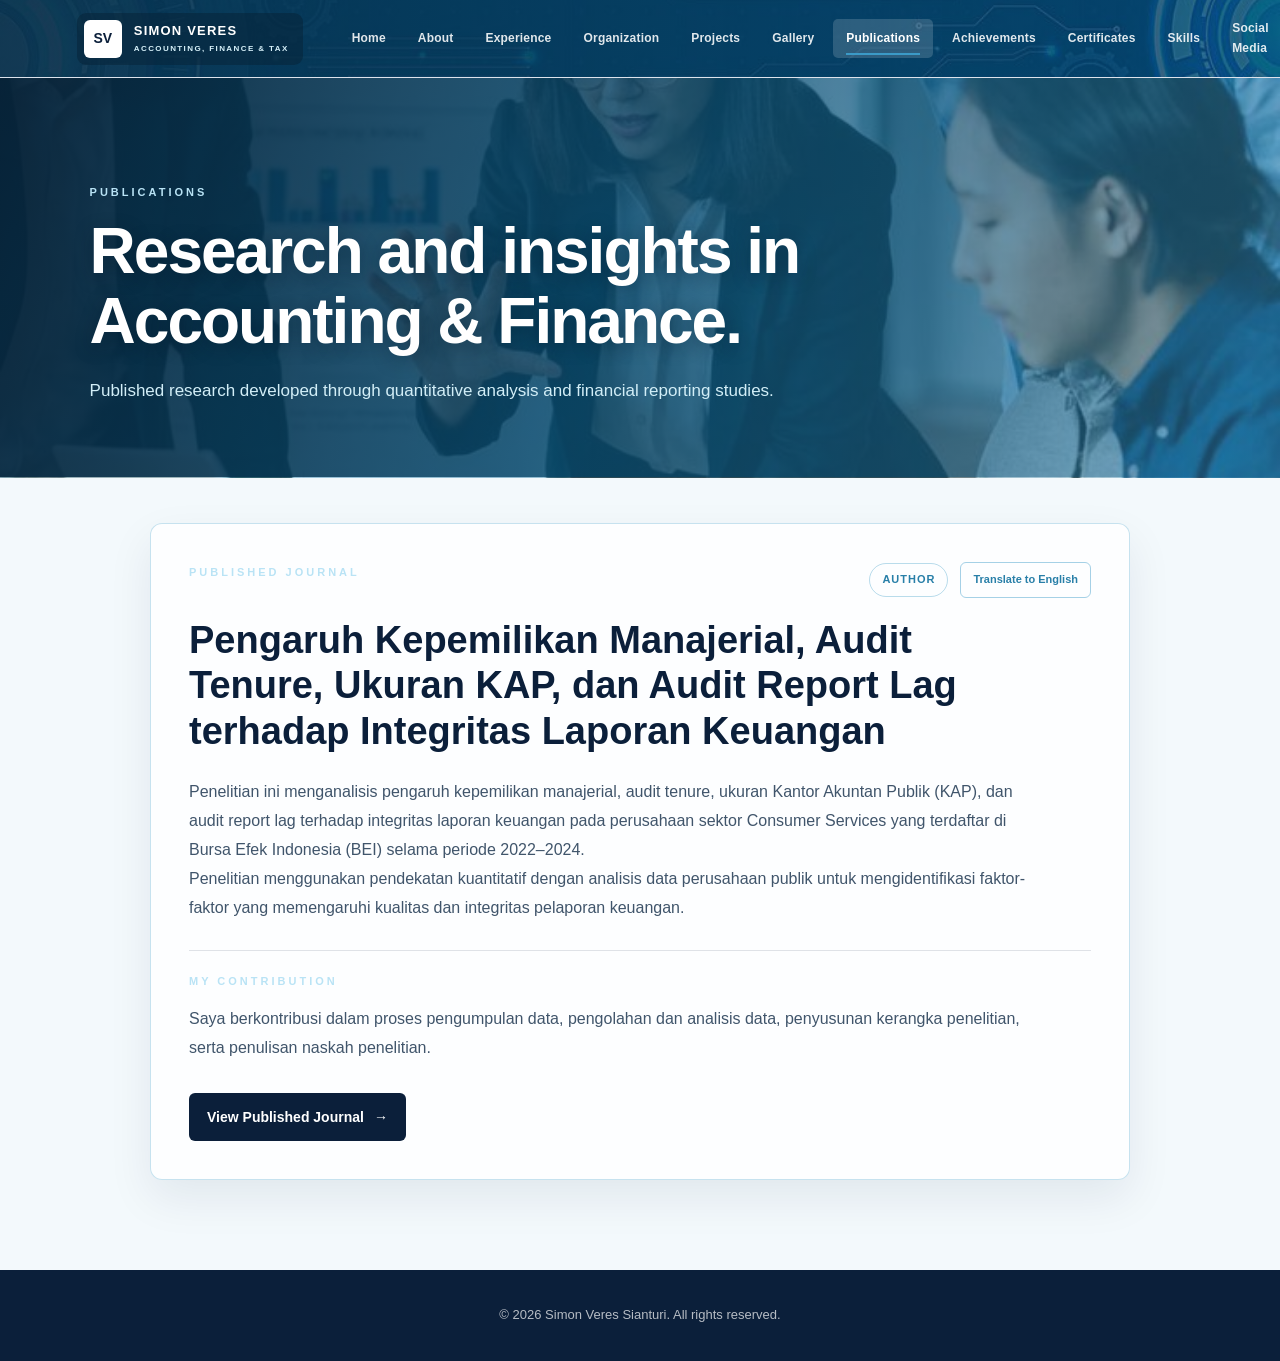
<file: pages/publications.html>
<!DOCTYPE html>
<html lang="id">

<head>
	<meta charset="UTF-8">
	<meta name="viewport" content="width=device-width, initial-scale=1.0">

	<title>Publications | Simon Veres Sianturi</title>

	<link rel="stylesheet" href="../css/style.css">
</head>

<body>

	<header class="navbar">
		<div class="nav-container">

			<a href="../index.html" class="logo" aria-label="Simon Veres Sianturi - Home">
				<span class="logo-mark">SV</span>
				<span class="logo-copy">
					<strong>SIMON VERES</strong>
					<small>ACCOUNTING, FINANCE &amp; TAX</small>
				</span>
			</a>

			<nav class="nav-menu" aria-label="Primary navigation">
				<a href="../index.html">Home</a>
				<a href="about.html">About</a>
				<a href="experience.html">Experience</a>
				<a href="organization.html">Organization</a>
				<a href="projects.html">Projects</a>
				<a href="gallery.html">Gallery</a>
				<a href="publications.html" class="active">Publications</a>
				<a href="achievements.html">Achievements</a>
				<a href="certificates.html">Certificates</a>
				<a href="skills.html">Skills</a>
				<a href="social-media.html">Social Media</a>
				<a href="contact.html" class="nav-contact">Contact</a>
			</nav>
			<div id="google_translate_element" class="translate-control" aria-label="Translate website"></div>

		</div>
	</header>

	<main>
		<section class="page-header publications-header">
			<div>
				<p class="page-label">PUBLICATIONS</p>

				<h1>
					Research and insights in
					<span>Accounting &amp; Finance.</span>
				</h1>

				<p class="page-description">
					Published research developed through quantitative analysis
					and financial reporting studies.
				</p>
			</div>
		</section>

		<section class="publications-section">
			<article class="publication-card">
				<div class="publication-meta">
					<span class="small-title" data-id="JURNAL TERBIT" data-en="PUBLISHED JOURNAL">PUBLISHED JOURNAL</span>
					<div class="publication-actions">
						<span class="publication-status" data-id="AUTHOR" data-en="AUTHOR">AUTHOR</span>
						<button class="translation-button" id="translation-toggle" type="button" aria-pressed="false">
							Translate to English
						</button>
					</div>
				</div>

				<h2
					data-id="Pengaruh Kepemilikan Manajerial, Audit Tenure, Ukuran KAP, dan Audit Report Lag terhadap Integritas Laporan Keuangan"
					data-en="The Effect of Managerial Ownership, Audit Tenure, Audit Firm Size, and Audit Report Lag on Financial Statement Integrity">
					Pengaruh Kepemilikan Manajerial, Audit Tenure, Ukuran KAP,
					dan Audit Report Lag terhadap Integritas Laporan Keuangan
				</h2>

				<p class="publication-description" data-id="Penelitian ini menganalisis pengaruh kepemilikan manajerial, audit tenure, ukuran Kantor Akuntan Publik (KAP), dan audit report lag terhadap integritas laporan keuangan pada perusahaan sektor Consumer Services yang terdaftar di Bursa Efek Indonesia (BEI) selama periode 2022–2024." data-en="This research analyzes the effect of managerial ownership, audit tenure, audit firm size, and audit report lag on financial statement integrity in Consumer Services sector companies listed on the Indonesia Stock Exchange (IDX) during 2022–2024.">
					Penelitian ini menganalisis pengaruh kepemilikan manajerial,
					audit tenure, ukuran Kantor Akuntan Publik (KAP), dan audit
					report lag terhadap integritas laporan keuangan pada perusahaan
					sektor Consumer Services yang terdaftar di Bursa Efek Indonesia
					(BEI) selama periode 2022–2024.
				</p>

				<p class="publication-description" data-id="Penelitian menggunakan pendekatan kuantitatif dengan analisis data perusahaan publik untuk mengidentifikasi faktor-faktor yang memengaruhi kualitas dan integritas pelaporan keuangan." data-en="The research uses a quantitative approach and public company data analysis to identify factors affecting the quality and integrity of financial reporting.">
					Penelitian menggunakan pendekatan kuantitatif dengan analisis
					data perusahaan publik untuk mengidentifikasi faktor-faktor yang
					memengaruhi kualitas dan integritas pelaporan keuangan.
				</p>

				<div class="publication-contribution">
					<span class="small-title" data-id="KONTRIBUSI SAYA" data-en="MY CONTRIBUTION">MY CONTRIBUTION</span>
					<p data-id="Saya berkontribusi dalam proses pengumpulan data, pengolahan dan analisis data, penyusunan kerangka penelitian, serta penulisan naskah penelitian." data-en="I contributed to data collection, data processing and analysis, research framework development, and manuscript writing.">
						Saya berkontribusi dalam proses pengumpulan data, pengolahan
						dan analisis data, penyusunan kerangka penelitian, serta
						penulisan naskah penelitian.
					</p>
				</div>

				<a class="publication-link" href="https://share.google/2ejcrM5ET1EU6wdi7" target="_blank" rel="noopener noreferrer">
					View Published Journal <span aria-hidden="true">&rarr;</span>
				</a>
			</article>
		</section>
	</main>

	<footer>
		<p>&copy; 2026 Simon Veres Sianturi. All rights reserved.</p>
	</footer>

	<script src="../js/main.js"></script>

</body>

</html>
</file>
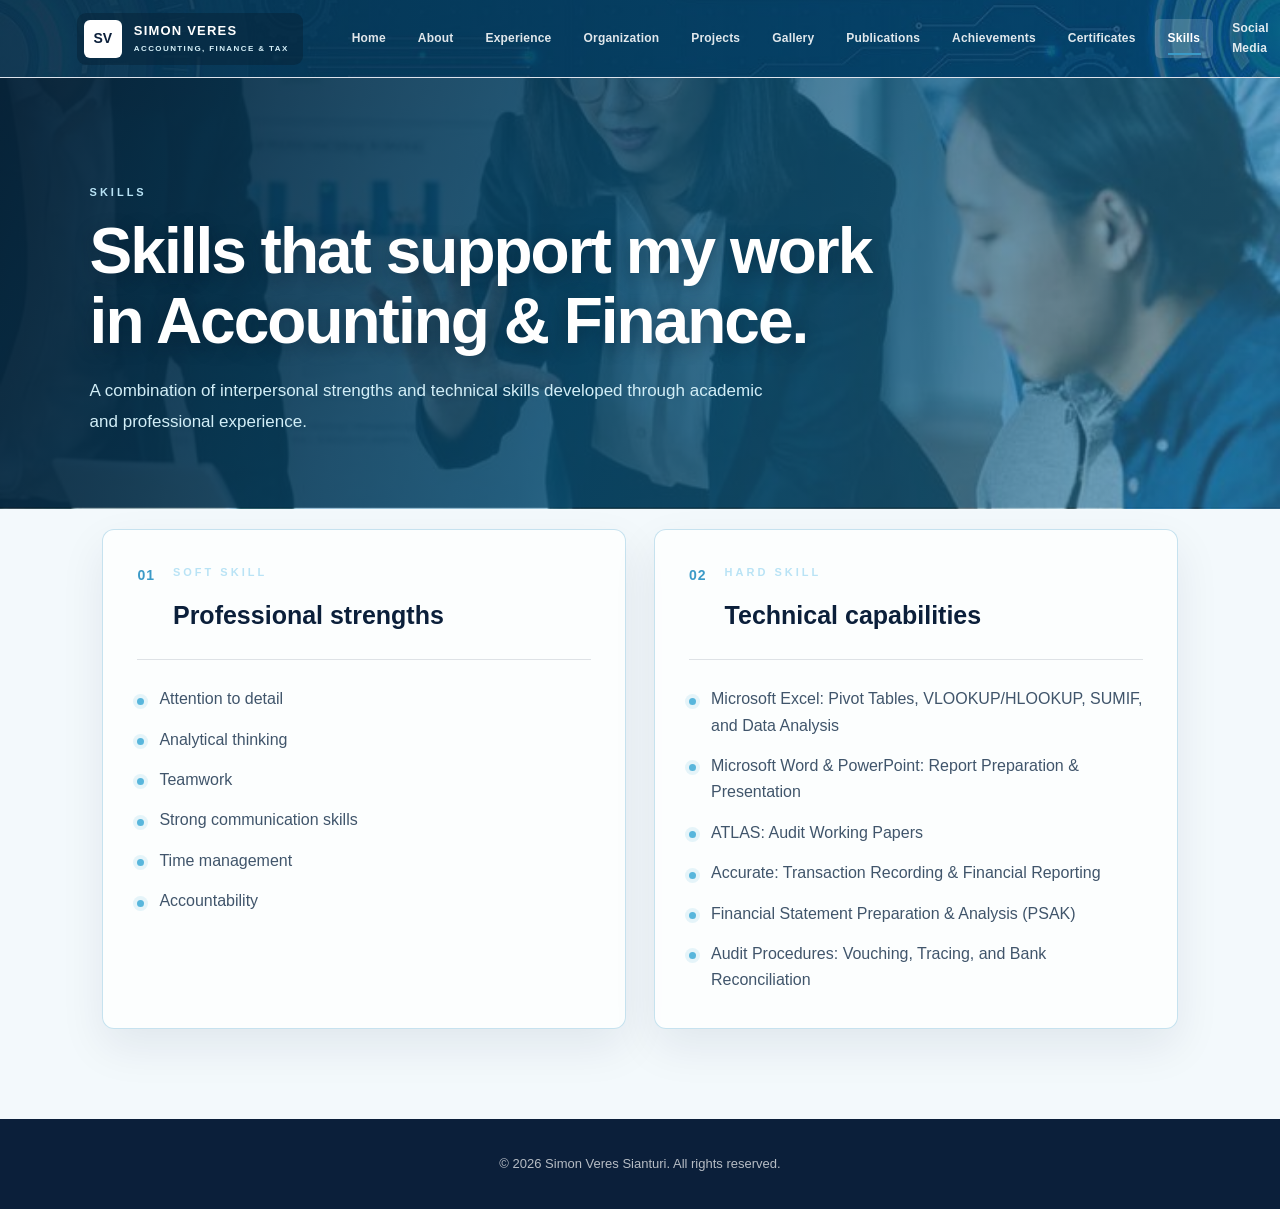
<file: pages/skills.html>
<!DOCTYPE html>
<html lang="id">

<head>
	<meta charset="UTF-8">
	<meta name="viewport" content="width=device-width, initial-scale=1.0">

	<title>Skills | Simon Veres Sianturi</title>

	<link rel="stylesheet" href="../css/style.css">
</head>

<body>

	<header class="navbar">
		<div class="nav-container">

			<a href="../index.html" class="logo" aria-label="Simon Veres Sianturi - Home">
				<span class="logo-mark">SV</span>
				<span class="logo-copy">
					<strong>SIMON VERES</strong>
					<small>ACCOUNTING, FINANCE &amp; TAX</small>
				</span>
			</a>

			<nav class="nav-menu" aria-label="Primary navigation">
				<a href="../index.html">Home</a>
				<a href="about.html">About</a>
				<a href="experience.html">Experience</a>
				<a href="organization.html">Organization</a>
				<a href="projects.html">Projects</a>
				<a href="gallery.html">Gallery</a>
				<a href="publications.html">Publications</a>
				<a href="achievements.html">Achievements</a>
				<a href="certificates.html">Certificates</a>
				<a href="skills.html" class="active">Skills</a>
				<a href="social-media.html">Social Media</a>
				<a href="contact.html" class="nav-contact">Contact</a>
			</nav>
			<div id="google_translate_element" class="translate-control" aria-label="Translate website"></div>

		</div>
	</header>

	<main>
		<section class="page-header skills-header">
			<div>
				<p class="page-label">SKILLS</p>

				<h1>
					Skills that support my work in
					<span>Accounting &amp; Finance.</span>
				</h1>

				<p class="page-description">
					A combination of interpersonal strengths and technical skills
					developed through academic and professional experience.
				</p>
			</div>
		</section>

		<section class="skills-section">
			<article class="skills-panel">
				<div class="skills-panel-heading">
					<span class="skills-number">01</span>
					<div>
						<span class="small-title">SOFT SKILL</span>
						<h2>Professional strengths</h2>
					</div>
				</div>

				<ul class="skills-list">
					<li>Attention to detail</li>
					<li>Analytical thinking</li>
					<li>Teamwork</li>
					<li>Strong communication skills</li>
					<li>Time management</li>
					<li>Accountability</li>
				</ul>
			</article>

			<article class="skills-panel">
				<div class="skills-panel-heading">
					<span class="skills-number">02</span>
					<div>
						<span class="small-title">HARD SKILL</span>
						<h2>Technical capabilities</h2>
					</div>
				</div>

				<ul class="skills-list">
					<li>Microsoft Excel: Pivot Tables, VLOOKUP/HLOOKUP, SUMIF, and Data Analysis</li>
					<li>Microsoft Word &amp; PowerPoint: Report Preparation &amp; Presentation</li>
					<li>ATLAS: Audit Working Papers</li>
					<li>Accurate: Transaction Recording &amp; Financial Reporting</li>
					<li>Financial Statement Preparation &amp; Analysis (PSAK)</li>
					<li>Audit Procedures: Vouching, Tracing, and Bank Reconciliation</li>
				</ul>
			</article>
		</section>
	</main>

	<footer>
		<p>&copy; 2026 Simon Veres Sianturi. All rights reserved.</p>
	</footer>

	<script src="../js/main.js"></script>
</body>

</html>
</file>
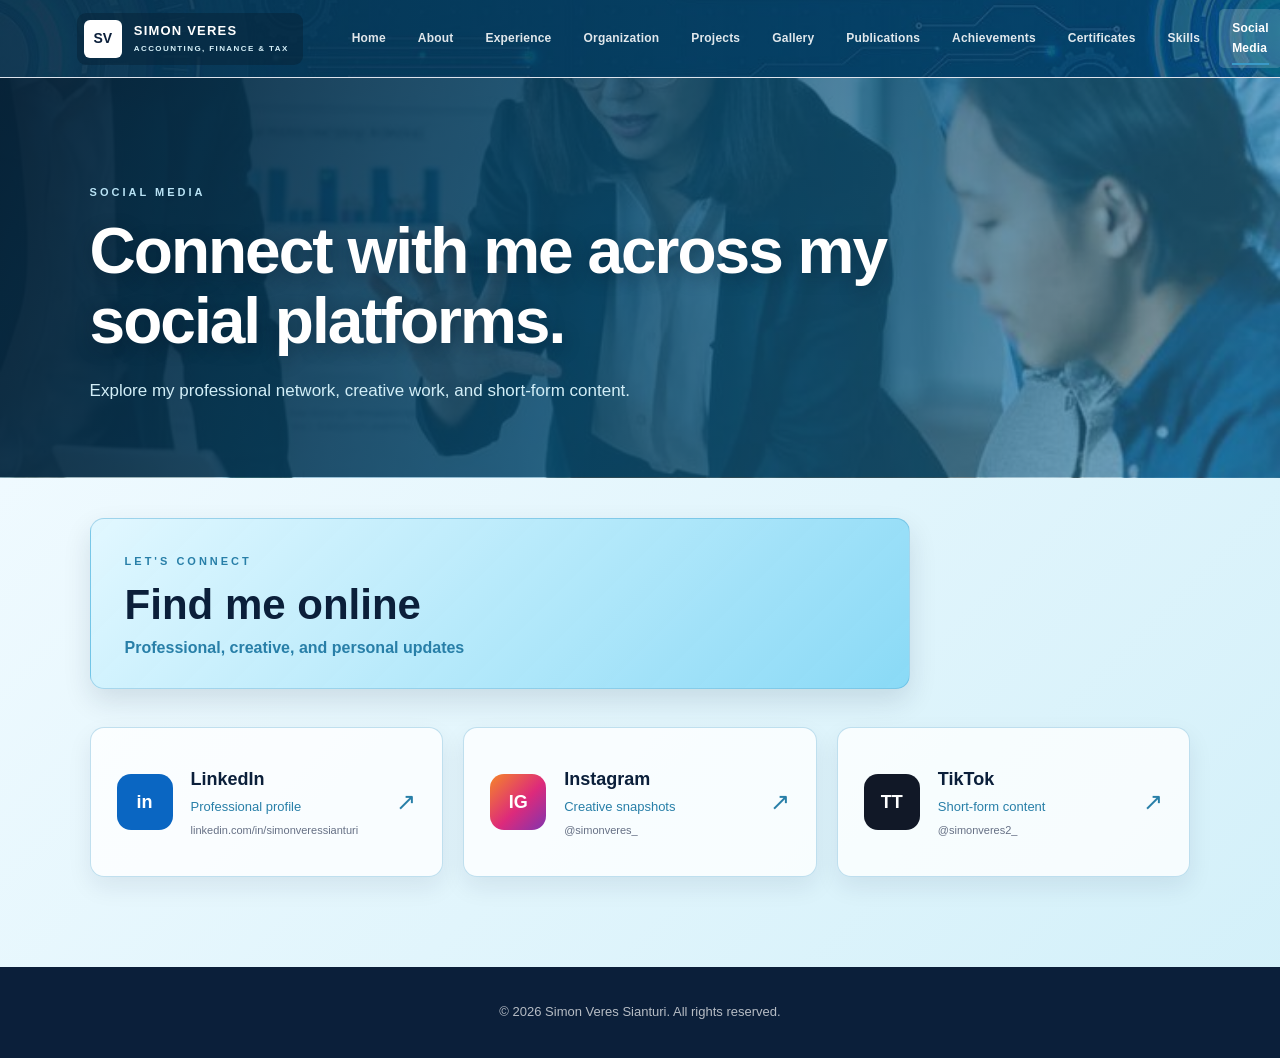
<file: pages/social-media.html>
<!DOCTYPE html>
<html lang="id">

<head>
	<meta charset="UTF-8">
	<meta name="viewport" content="width=device-width, initial-scale=1.0">

	<title>Social Media | Simon Veres Sianturi</title>

	<link rel="stylesheet" href="../css/style.css">
</head>

<body>

	<header class="navbar">

		<div class="nav-container">

			<a href="../index.html" class="logo" aria-label="Simon Veres Sianturi - Home">
				<span class="logo-mark">SV</span>
				<span class="logo-copy">
					<strong>SIMON VERES</strong>
					<small>ACCOUNTING, FINANCE &amp; TAX</small>
				</span>
			</a>

			<nav class="nav-menu" aria-label="Primary navigation">
				<a href="../index.html">Home</a>
				<a href="about.html">About</a>
				<a href="experience.html">Experience</a>
				<a href="organization.html">Organization</a>
				<a href="projects.html">Projects</a>
				<a href="gallery.html">Gallery</a>
				<a href="publications.html">Publications</a>
				<a href="achievements.html">Achievements</a>
				<a href="certificates.html">Certificates</a>
				<a href="skills.html">Skills</a>
				<a href="social-media.html" class="active">Social Media</a>
				<a href="https://wa.me/6285284150827" class="nav-contact" target="_blank" rel="noopener noreferrer">Contact</a>
			</nav>
			<div id="google_translate_element" class="translate-control" aria-label="Translate website"></div>

		</div>

	</header>

	<main>

		<section class="page-header about-header">
			<div>
				<p class="page-label">SOCIAL MEDIA</p>

				<h1>
					Connect with me
					<span>across my social platforms.</span>
				</h1>

				<p class="page-description">
					Explore my professional network, creative work, and short-form content.
				</p>
			</div>
		</section>

		<section class="about-menu social-section">
			<div class="organization-heading">
				<p class="page-label">LET'S CONNECT</p>
				<h2>Find me online</h2>
				<p>Professional, creative, and personal updates</p>
			</div>

			<div class="social-grid">

				<a class="social-card social-linkedin" href="https://www.linkedin.com/in/simonveressianturi/" target="_blank" rel="noopener noreferrer">
					<span class="social-icon" aria-hidden="true">in</span>
					<span class="social-copy">
						<strong>LinkedIn</strong>
						<span>Professional profile</span>
						<small>linkedin.com/in/simonveressianturi</small>
					</span>
					<span class="social-arrow" aria-hidden="true">&#8599;</span>
				</a>

				<a class="social-card social-instagram" href="https://www.instagram.com/simonveres_/" target="_blank" rel="noopener noreferrer">
					<span class="social-icon" aria-hidden="true">IG</span>
					<span class="social-copy">
						<strong>Instagram</strong>
						<span>Creative snapshots</span>
						<small>@simonveres_</small>
					</span>
					<span class="social-arrow" aria-hidden="true">&#8599;</span>
				</a>

				<a class="social-card social-tiktok" href="https://www.tiktok.com/@simonveres2_" target="_blank" rel="noopener noreferrer">
					<span class="social-icon" aria-hidden="true">TT</span>
					<span class="social-copy">
						<strong>TikTok</strong>
						<span>Short-form content</span>
						<small>@simonveres2_</small>
					</span>
					<span class="social-arrow" aria-hidden="true">&#8599;</span>
				</a>

			</div>
		</section>

	</main>

	<footer>
		<p>&copy; 2026 Simon Veres Sianturi. All rights reserved.</p>
	</footer>

	<script src="../js/main.js"></script>
</body>

</html>
</file>
<file: css/style.css>
/* =========================================================
   SIMON VERES SIANTURI
   PROFESSIONAL PORTFOLIO
   Accounting • Audit • Finance
   ========================================================= */


/* =========================================================
   1. RESET
   ========================================================= */

* {
    margin: 0;
    padding: 0;
    box-sizing: border-box;
}

html {
    scroll-behavior: smooth;
}

body {
    font-family: Arial, Helvetica, sans-serif;
    background: #F3F9FC;
    color: #172033;
    line-height: 1.6;
}

a {
    text-decoration: none;
    color: inherit;
}

img {
    max-width: 100%;
    display: block;
}

@keyframes bar-reveal {
    from {
        transform: scaleX(0);
    }

    to {
        transform: scaleX(1);
    }
}

@keyframes timeline-reveal {
    from {
        transform: scaleY(0);
    }

    to {
        transform: scaleY(1);
    }
}

@keyframes timeline-dot-pop {
    0% {
        opacity: 0;
        transform: scale(0.4);
    }

    70% {
        transform: scale(1.12);
    }

    100% {
        opacity: 1;
        transform: scale(1);
    }
}

@keyframes profile-glow-spin {
    to {
        transform: rotate(360deg);
    }
}


/* =========================================================
   2. NAVBAR / HEADER
   ========================================================= */

.navbar {
    width: 100%;
    min-height: 78px;

    padding: 0 6%;

    display: flex;
    align-items: center;
    justify-content: space-between;

    background-color: #0B5E8E;
    background-image:
        linear-gradient(
            90deg,
            rgba(7, 35, 57, 0.82),
            rgba(7, 35, 57, 0.48)
        ),
        url("../assets/images/bg  bar.jpg");
    background-size: cover;
    background-position: center;
    background-repeat: no-repeat;

    border-bottom: 1px solid #DDE3EC;

    position: sticky;
    top: 0;
    z-index: 1000;

    backdrop-filter: blur(12px);
}

.nav-container {
    width: 100%;
    max-width: 1320px;

    margin: 0 auto;

    display: flex;
    align-items: center;
    justify-content: space-between;
    gap: 36px;
}


/* LOGO */

.logo {
    display: flex;
    align-items: center;
    gap: 12px;

    padding: 7px 14px 7px 7px;

    border-radius: 9px;

    background: rgba(7, 35, 57, 0.52);

    color: #FFFFFF;

    flex-shrink: 0;
}

.logo-mark {
    width: 38px;
    height: 38px;

    display: grid;
    place-items: center;

    background: #FFFFFF;

    border-radius: 6px;

    font-size: 14px;
    font-weight: 800;
    letter-spacing: 0;

    color: #0B1F3A;
}

.logo-copy {
    display: flex;
    flex-direction: column;
    gap: 1px;
}

.logo-copy strong {
    font-size: 13px;
    font-weight: 800;
    letter-spacing: 1.2px;
}

.logo-copy small {
    font-size: 8px;
    font-weight: 700;
    letter-spacing: 1.4px;
    color: #D7F1FA;
}

.nav-menu {
    display: flex;
    align-items: center;
    justify-content: flex-end;
    gap: 6px;
}

.nav-menu a {
    position: relative;

    padding: 10px 13px;

    border-radius: 5px;

    font-size: 12px;
    font-weight: 700;
    letter-spacing: 0.2px;

    color: rgba(255, 255, 255, 0.88);

    transition: color 0.25s ease, background 0.25s ease;
}

.nav-menu a:hover,
.nav-menu a.active {
    color: #FFFFFF;
    background: rgba(255, 255, 255, 0.16);
}

.nav-menu a.active::after {
    content: "";

    position: absolute;
    left: 13px;
    right: 13px;
    bottom: 3px;

    height: 2px;

    background: #3B9AC7;

    transform-origin: left;
    animation: bar-reveal 0.7s cubic-bezier(0.22, 1, 0.36, 1) both;
}

.nav-menu .nav-contact {
    margin-left: 10px;

    padding: 11px 18px;

    background: #3B9AC7;

    color: #FFFFFF;
}

.nav-menu .nav-contact:hover,
.nav-menu .nav-contact.active {
    background: #287FA8;
    color: #FFFFFF;
}

.nav-menu .nav-contact.active::after {
    display: none;
}

.translate-control {
    flex: 0 1 auto;
    max-width: 130px;
    margin-left: 14px;
    overflow: hidden;
}

.translate-control .goog-te-gadget {
    color: transparent !important;
    font-size: 0;
    white-space: nowrap;
}

.translate-control .goog-te-gadget select {
    width: 130px;
    max-width: 100%;
    padding: 9px 8px;

    border: 1px solid rgba(255, 255, 255, 0.35);
    border-radius: 5px;
    outline: none;
    background: #0B1F3A;

    color: #FFFFFF;
    cursor: pointer;
    font: inherit;
    font-size: 11px;
}

.goog-te-banner-frame,
body > .skiptranslate {
    display: none !important;
}

body {
    top: 0 !important;
}


/* =========================================================
   3. HOME / HERO
   ========================================================= */

.hero {
    min-height: calc(100vh - 78px);

    position: relative;

    display: flex;
    align-items: center;

    overflow: hidden;

    padding: 80px 7%;

    background-image:
        linear-gradient(
            90deg,
            rgba(7, 35, 57, 0.98) 0%,
            rgba(7, 35, 57, 0.94) 38%,
            rgba(7, 35, 57, 0.70) 65%,
            rgba(7, 35, 57, 0.35) 100%
        ),
        url("../assets/images/profile-bg.png");

    background-size: cover;
    background-position: center;
    background-repeat: no-repeat;

    color: #FFFFFF;
}


/* DECORATIVE CIRCLES */

.hero::before {
    content: "";

    position: absolute;

    width: 450px;
    height: 450px;

    right: 30%;
    bottom: -250px;

    border: 1px solid rgba(255, 255, 255, 0.08);

    border-radius: 50%;
}

.hero::after {
    content: "";

    position: absolute;

    width: 600px;
    height: 600px;

    right: -300px;
    top: -300px;

    border: 1px solid rgba(255, 255, 255, 0.06);

    border-radius: 50%;
}


/* HERO CONTENT */

.hero-content {
    width: 58%;
    max-width: 760px;

    position: relative;

    z-index: 3;
}


/* HERO LABEL */

.hero-label {
    display: inline-flex;
    align-items: center;
    gap: 10px;

    margin-bottom: 22px;

    font-size: 11px;
    font-weight: 700;

    letter-spacing: 3px;

    color: #B9E3F5;
}

.hero-label::before {
    content: "";

    width: 30px;
    height: 2px;

    background: #58B6DC;

    transform-origin: left;
    animation: bar-reveal 0.8s 0.15s cubic-bezier(0.22, 1, 0.36, 1) both;
}


/* HERO NAME */

.hero h1,
.hero-name {
    max-width: 750px;

    margin-bottom: 24px;

    font-size: clamp(46px, 5.5vw, 76px);

    line-height: 1.02;

    letter-spacing: -3px;

    color: #FFFFFF;

    text-shadow:
        0 4px 20px rgba(0, 0, 0, 0.40);
}


/* HERO DESCRIPTION */

.hero p {
    max-width: 650px;

    margin-bottom: 30px;

    font-size: 16px;

    line-height: 1.8;

    color: rgba(255, 255, 255, 0.84);
}


/* =========================================================
   4. HERO INFORMATION
   ========================================================= */

.hero-info {
    display: flex;
    flex-wrap: wrap;

    gap: 10px;

    margin-bottom: 34px;
}

.hero-info div {
    min-width: 145px;

    padding: 13px 16px;

    background: rgba(7, 35, 57, 0.68);

    border: 1px solid rgba(88, 182, 220, 0.42);

    border-radius: 8px;

    backdrop-filter: blur(10px);

    box-shadow: 0 8px 22px rgba(3, 20, 34, 0.18);
}

.hero-info strong {
    display: block;

    margin-bottom: 2px;

    font-size: 14px;

    color: #7ED6F5;
}

.hero-info span {
    display: block;

    font-size: 11px;

    color: #D2EEF7;
}


/* =========================================================
   5. BUTTONS
   ========================================================= */

.hero-buttons {
    display: flex;

    gap: 12px;

    flex-wrap: wrap;
}

.btn {
    min-height: 48px;

    display: inline-flex;
    align-items: center;
    justify-content: center;

    padding: 0 24px;

    border-radius: 7px;

    font-size: 13px;
    font-weight: 700;

    transition: all 0.3s ease;
}

.btn-primary {
    background: #3B9AC7;

    color: #FFFFFF;

    box-shadow:
        0 10px 25px rgba(59, 154, 199, 0.25);
}

.btn-primary:hover {
    background: #287FA8;

    transform: translateY(-2px);
}

.btn-secondary {
    background: transparent;

    border: 1px solid rgba(255, 255, 255, 0.45);

    color: #FFFFFF;
}

.btn-secondary:hover {
    background: #FFFFFF;

    color: #0B1F3A;
}

.btn-cv {
    background: #B9E3F5;

    color: #0B1F3A;

    box-shadow: 0 10px 25px rgba(126, 214, 245, 0.22);
}

.btn-cv:hover {
    background: #FFFFFF;

    transform: translateY(-2px);
}


/* =========================================================
   6. PROFILE PHOTO
   ========================================================= */

.profile-frame {
    position: relative;

    display: inline-block;

    isolation: isolate;
}

.profile-frame::before,
.profile-frame::after {
    content: "";

    position: absolute;

    inset: -10px;

    box-sizing: border-box;

    padding: 4px;

    border-radius: 26px;

    background: conic-gradient(
        from 0deg,
        transparent 0deg 350deg,
        #3B9AC7 354deg,
        #FFFFFF 358deg,
        #B9F0FF 360deg
    );

    -webkit-mask:
        linear-gradient(#000 0 0) content-box,
        linear-gradient(#000 0 0);
    -webkit-mask-composite: xor;
    mask:
        linear-gradient(#000 0 0) content-box,
        linear-gradient(#000 0 0);
    mask-composite: exclude;

    animation: profile-glow-spin 4.5s linear infinite;

    z-index: -1;
}

.profile-frame::before {
    filter: blur(10px);

    opacity: 0.9;
}

.profile-frame::after {
    inset: -5px;

    padding: 2px;

    filter: drop-shadow(0 0 5px rgba(185, 240, 255, 1));
}

.profile-frame > * {
    position: relative;

    z-index: 1;
}

.profile-area {
    position: absolute;

    right: 7%;
    top: 50%;

    transform: translateY(-50%);

    z-index: 4;
}

.profile-photo {
    width: 330px;
    height: 430px;

    overflow: hidden;

    border-radius: 18px;

    border: 4px solid #FFFFFF;

    box-shadow:
        0 0 0 4px #3B9AC7,
        0 25px 60px rgba(0, 0, 0, 0.35);
}

.profile-photo img {
    width: 100%;
    height: 100%;

    object-fit: cover;

    display: block;
}


/* =========================================================
   7. QUICK PORTFOLIO SECTION
   ========================================================= */

.quick-section {
    padding: 90px 7%;

    background-color: #F7F9FC;
    background-image:
        linear-gradient(
            90deg,
            rgba(247, 249, 252, 0.78) 0%,
            rgba(247, 249, 252, 0.64) 52%,
            rgba(247, 249, 252, 0.52) 100%
        ),
        url("../assets/images/bg profesional.jpg");
    background-size: cover;
    background-position: center;
    background-repeat: no-repeat;
}

.section-heading {
    margin-bottom: 40px;
}

.section-heading span {
    display: block;

    margin-bottom: 8px;

    font-size: 11px;
    font-weight: 700;

    letter-spacing: 2px;

    color: #287FA8;
}

.section-heading h2 {
    font-size: 38px;

    line-height: 1.2;

    color: #0B1F3A;
}

.quick-grid {
    display: grid;

    grid-template-columns: repeat(4, 1fr);

    gap: 20px;
}

.quick-card {
    padding: 28px;

    background: rgba(7, 60, 95, 0.90);

    border: 1px solid rgba(126, 214, 245, 0.48);

    border-radius: 14px;

    backdrop-filter: blur(8px);

    box-shadow: 0 8px 25px rgba(11, 31, 58, 0.08);

    transition: all 0.3s ease;
}

.quick-card:hover {
    transform: translateY(-6px);

    border-color: #7ED6F5;

    box-shadow:
        0 15px 35px rgba(11, 31, 58, 0.08);
}

.quick-card h3 {
    margin-bottom: 8px;

    font-size: 18px;

    color: #FFFFFF;
}

.quick-card p {
    font-size: 14px;

    color: #D2EEF7;
}

.quick-card .card-number,
.quick-card .card-arrow {
    color: #7ED6F5;
}


/* =========================================================
   8. GENERAL PAGE
   ========================================================= */

.page {
    min-height: calc(100vh - 78px);
}


/* =========================================================
   9. PAGE HEADER
   ========================================================= */

.page-header {
    padding: 100px 7% 70px;

    background: #FFFFFF;

    border-bottom: 1px solid #E5E7EB;
}

.page-label {
    display: inline-block;

    margin-bottom: 14px;

    font-size: 11px;
    font-weight: 700;

    letter-spacing: 3px;

    color: #287FA8;
}

.page-header h1 {
    max-width: 850px;

    margin-bottom: 20px;

    font-size: clamp(40px, 5vw, 64px);

    line-height: 1.1;

    letter-spacing: -2px;

    color: #0B1F3A;
}

.page-description {
    max-width: 700px;

    font-size: 17px;

    line-height: 1.8;

    color: #667085;
}

.experience-header,
.about-header,
.skills-header {
    background-image:
        linear-gradient(
            110deg,
            rgba(7, 35, 57, 0.96) 0%,
            rgba(11, 79, 115, 0.82) 48%,
            rgba(59, 154, 199, 0.48) 100%
        ),
        url("../assets/images/bg kerja.jpg");
    background-size: cover;
    background-position: center 42%;
    background-repeat: no-repeat;
    border-bottom-color: rgba(126, 214, 245, 0.34);
}

.experience-header .page-label,
.about-header .page-label,
.skills-header .page-label {
    color: #B9E3F5;
}

.experience-header h1,
.about-header h1,
.skills-header h1 {
    color: #FFFFFF;
    text-shadow: 0 4px 18px rgba(3, 20, 34, 0.35);
}

.experience-header .page-description,
.about-header .page-description,
.skills-header .page-description {
    color: #D2EEF7;
}

.achievement-header {
    background-image:
        linear-gradient(
            110deg,
            rgba(7, 35, 57, 0.94) 0%,
            rgba(11, 79, 115, 0.78) 48%,
            rgba(59, 154, 199, 0.44) 100%
        ),
        url("../assets/images/bg sim.jpg");
    background-size: cover;
    background-position: center;
    background-repeat: no-repeat;
    border-bottom-color: rgba(126, 214, 245, 0.34);
}

.achievement-header .page-label {
    color: #B9E3F5;
}

.achievement-header h1 {
    color: #FFFFFF;
    text-shadow: 0 4px 18px rgba(3, 20, 34, 0.35);
}

.achievement-header .page-description {
    color: #D2EEF7;
}

.certificate-header {
    background-image:
        linear-gradient(
            110deg,
            rgba(7, 35, 57, 0.94) 0%,
            rgba(11, 79, 115, 0.78) 48%,
            rgba(59, 154, 199, 0.44) 100%
        ),
        url("../assets/images/bg sertif.jpg");
    background-size: cover;
    background-position: center;
    background-repeat: no-repeat;
    border-bottom-color: rgba(126, 214, 245, 0.34);
}

.certificate-header .page-label {
    color: #B9E3F5;
}

.certificate-header h1 {
    color: #FFFFFF;
    text-shadow: 0 4px 18px rgba(3, 20, 34, 0.35);
}

.certificate-header .page-description {
    color: #D2EEF7;
}

.organization-header {
    background-image:
        linear-gradient(
            110deg,
            rgba(7, 35, 57, 0.94) 0%,
            rgba(11, 79, 115, 0.78) 48%,
            rgba(59, 154, 199, 0.44) 100%
        ),
        url("../assets/images/bg organisasi.webp");
    background-size: cover;
    background-position: center 35%;
    background-repeat: no-repeat;
    border-bottom-color: rgba(126, 214, 245, 0.34);
}

.organization-header .page-label {
    color: #B9E3F5;
}

.organization-header h1 {
    color: #FFFFFF;
    text-shadow: 0 4px 18px rgba(3, 20, 34, 0.35);
}

.organization-header .page-description {
    color: #D2EEF7;
}


/* =========================================================
   10. ABOUT ME
   ========================================================= */

.about-intro {
    position: relative;

    overflow: hidden;

    max-width: 1320px;

    margin: 56px auto;

    padding: 76px 7.5%;

    border-radius: 18px;

    background-image:
        linear-gradient(
            90deg,
            rgba(7, 35, 57, 0.97) 0%,
            rgba(7, 35, 57, 0.94) 42%,
            rgba(7, 35, 57, 0.72) 76%,
            rgba(7, 35, 57, 0.58) 100%
        ),
        url("../assets/images/about-bg.jpg");

    background-size: cover;

    background-position: center;

    background-repeat: no-repeat;

    box-shadow:
        0 18px 45px rgba(11, 31, 58, 0.14);

    color: #FFFFFF;
}


/* NUMBER */

.about-number {
    position: absolute;

    top: 38px;
    left: 7.5%;

    display: inline-flex;
    align-items: center;
    gap: 10px;

    font-size: 14px;
    font-weight: 700;

    color: #FFFFFF;

    z-index: 2;
}

.about-number::before {
    content: "";

    width: 26px;
    height: 2px;

    background: #58B6DC;

    transform-origin: left;
    animation: bar-reveal 0.8s 0.25s cubic-bezier(0.22, 1, 0.36, 1) both;
}


/* ABOUT CONTENT */

.about-content {
    position: relative;

    max-width: 820px;

    margin-left: 8%;

    z-index: 2;
}


/* SMALL TITLE */

.small-title {
    display: block;

    margin-bottom: 14px;

    font-size: 11px;
    font-weight: 700;

    letter-spacing: 3px;

    color: #B9E3F5;
}


/* ABOUT HEADING */

.about-content h2 {
    max-width: 760px;

    margin-bottom: 24px;

    font-size: clamp(30px, 3.7vw, 46px);

    line-height: 1.15;

    letter-spacing: -1.5px;

    color: #FFFFFF;

    text-shadow:
        0 3px 12px rgba(0, 0, 0, 0.45);
}


/* ABOUT PARAGRAPH */

.about-content p {
    max-width: 760px;

    margin-bottom: 16px;

    font-size: 15px;

    line-height: 1.8;

    color: rgba(255, 255, 255, 0.92);

    text-shadow:
        0 2px 8px rgba(0, 0, 0, 0.30);
}


/* =========================================================
   11. ABOUT HIGHLIGHTS
   ========================================================= */

.profile-highlights {
    display: grid;

    grid-template-columns: repeat(4, 1fr);

    gap: 12px;

    margin-top: 34px;
}

.highlight-item {
    min-height: 108px;

    padding: 18px;

    background: rgba(255, 255, 255, 0.97);

    border: 1px solid rgba(255, 255, 255, 0.85);

    border-radius: 8px;

    box-shadow:
        0 8px 25px rgba(0, 0, 0, 0.12);

    transition: all 0.3s ease;
}

.highlight-item:hover {
    transform: translateY(-5px);

    box-shadow:
        0 15px 35px rgba(0, 0, 0, 0.18);
}

.highlight-item strong {
    display: block;

    margin-bottom: 7px;

    font-size: 17px;

    line-height: 1.35;

    color: #287FA8;
}

.highlight-item span {
    font-size: 13px;

    color: #344054;
}


/* =========================================================
   12. ABOUT MENU
   ========================================================= */

.about-menu {
    padding: 40px 7% 90px;
}

.about-menu h3 {
    margin-bottom: 25px;

    font-size: 28px;

    color: #0B1F3A;
}

.about-grid {
    display: grid;

    grid-template-columns: repeat(3, 1fr);

    gap: 20px;
}

.about-card {
    display: block;

    padding: 30px;

    background: #FFFFFF;

    border: 1px solid #E5E7EB;

    border-radius: 14px;

    transition: all 0.3s ease;
}

.about-card:hover {
    transform: translateY(-5px);

    border-color: #3B9AC7;

    box-shadow:
        0 15px 35px rgba(11, 31, 58, 0.08);
}

.about-card h3 {
    margin-bottom: 8px;

    font-size: 19px;

    color: #0B1F3A;
}

.about-card p {
    font-size: 14px;

    color: #667085;
}

.social-section {
    background:
        linear-gradient(135deg, rgba(239, 250, 255, 0.94), rgba(207, 239, 249, 0.88));
}

.social-grid {
    display: grid;
    grid-template-columns: repeat(3, 1fr);
    gap: 20px;
}

.social-card {
    display: flex;
    align-items: center;
    gap: 18px;
    min-height: 150px;
    padding: 26px;
    border: 1px solid rgba(59, 154, 199, 0.30);
    border-radius: 14px;
    background: rgba(255, 255, 255, 0.78);
    box-shadow: 0 10px 25px rgba(11, 31, 58, 0.08);
    transition: transform 0.3s ease, box-shadow 0.3s ease, border-color 0.3s ease;
}

.social-card:hover {
    transform: translateY(-6px);
    border-color: #3B9AC7;
    box-shadow: 0 16px 32px rgba(11, 31, 58, 0.14);
}

.social-icon {
    width: 56px;
    height: 56px;
    display: grid;
    place-items: center;
    flex-shrink: 0;
    border-radius: 14px;
    font-size: 18px;
    font-weight: 800;
    letter-spacing: 0;
    color: #FFFFFF;
}

.social-linkedin .social-icon {
    background: #0A66C2;
}

.social-instagram .social-icon {
    background: linear-gradient(135deg, #F58529, #DD2A7B 55%, #8134AF);
}

.social-tiktok .social-icon {
    background: #111827;
}

.social-copy {
    display: flex;
    flex-direction: column;
    min-width: 0;
}

.social-copy strong {
    margin-bottom: 3px;
    font-size: 18px;
    color: #0B1F3A;
}

.social-copy span {
    margin-bottom: 5px;
    font-size: 13px;
    color: #287FA8;
}

.social-copy small {
    overflow: hidden;
    font-size: 11px;
    text-overflow: ellipsis;
    white-space: nowrap;
    color: #667085;
}

.social-arrow {
    margin-left: auto;
    font-size: 24px;
    color: #287FA8;
}

.organization-section {
    position: relative;
    overflow: hidden;

    padding-top: 72px;

    background-image:
        linear-gradient(
            90deg,
            rgba(243, 249, 252, 0.94) 0%,
            rgba(243, 249, 252, 0.88) 50%,
            rgba(243, 249, 252, 0.78) 100%
        ),
        url("../assets/images/bg organisasi.webp");

    background-size: cover;
    background-position: center 32%;
    background-repeat: no-repeat;
}

.experience-section {
    background-image:
        linear-gradient(
            90deg,
            rgba(243, 249, 252, 0.78) 0%,
            rgba(243, 249, 252, 0.64) 48%,
            rgba(243, 249, 252, 0.50) 100%
        ),
        url("../assets/images/bg kantor.jpg");

    background-position: center;
}

.experience-section .organization-card {
    background: rgba(255, 255, 255, 0.78);
    border-color: rgba(59, 154, 199, 0.38);
    backdrop-filter: blur(8px);
    box-shadow: 0 12px 30px rgba(11, 31, 58, 0.12);
}

.organization-heading {
    max-width: 820px;

    margin: 0 0 38px;

    padding: 28px 34px;

    text-align: left;

    background: linear-gradient(
        135deg,
        rgba(224, 247, 255, 0.96),
        rgba(126, 214, 245, 0.88)
    );

    border: 1px solid rgba(59, 154, 199, 0.34);
    border-radius: 14px;
    box-shadow: 0 12px 28px rgba(11, 31, 58, 0.12);
}

.organization-heading .page-label {
    margin-bottom: 10px;
}

.organization-heading h2 {
    margin-bottom: 6px;

    font-size: clamp(28px, 4vw, 42px);
    line-height: 1.15;

    color: #0B1F3A;
}

.organization-heading > p:last-child {
    font-size: 16px;
    font-weight: 600;

    color: #287FA8;
}

.organization-section .about-grid {
    grid-template-columns: repeat(2, minmax(0, 1fr));
    align-items: start;
}

.organization-card {
    min-height: 100%;
    padding: 32px;
}

.organization-card .card-number {
    display: block;

    margin-bottom: 18px;

    font-size: 12px;
    font-weight: 800;
    letter-spacing: 1px;

    color: #287FA8;
}

.organization-card .timeline-year {
    margin-bottom: 12px;
}

.organization-card h3 {
    margin-bottom: 10px;

    font-size: 23px;
}

.organization-card h4 {
    margin-bottom: 18px;

    font-size: 13px;
    font-weight: 700;
    line-height: 1.55;

    color: #475467;
}

.organization-card > p {
    margin-bottom: 22px;

    line-height: 1.75;
}

.organization-label {
    display: block;

    margin: 22px 0 10px;

    font-size: 11px;
    letter-spacing: 1.5px;
    text-transform: uppercase;

    color: #287FA8;
}

.organization-card ul {
    display: grid;
    gap: 10px;

    padding-left: 18px;
}

.organization-card li {
    padding-left: 3px;

    font-size: 14px;
    line-height: 1.7;

    color: #667085;
}

.organization-card .organization-skills {
    margin-bottom: 0;

    font-size: 13px;
    font-weight: 700;
    line-height: 1.7;

    color: #344054;
}


/* =========================================================
   13. EDUCATION TIMELINE
   ========================================================= */

.timeline-section {
    padding: 80px 7%;

    background: #F7F9FC;
}

.timeline {
    position: relative;

    max-width: 900px;

    margin: 0 auto;
}

.timeline::before {
    content: "";

    position: absolute;

    top: 0;
    bottom: 0;

    left: 18px;

    width: 2px;

    background: #D9E2F2;

    transform-origin: top;
    animation: timeline-reveal 1.1s cubic-bezier(0.22, 1, 0.36, 1) both;
}

.timeline-item {
    position: relative;

    padding-left: 65px;

    margin-bottom: 50px;
}

.timeline-dot {
    position: absolute;

    left: 8px;
    top: 5px;

    width: 22px;
    height: 22px;

    border-radius: 50%;

    background: #3B9AC7;

    border: 5px solid #FFFFFF;

    box-shadow:
        0 0 0 2px #3B9AC7;

    animation: timeline-dot-pop 0.55s 0.35s cubic-bezier(0.22, 1, 0.36, 1) both;
}

.timeline-card {
    padding: 30px;

    background: #FFFFFF;

    border: 1px solid #E5E7EB;

    border-radius: 14px;

    box-shadow:
        0 8px 25px rgba(11, 31, 58, 0.05);
}

.timeline-year {
    display: inline-block;

    margin-bottom: 10px;

    font-size: 12px;
    font-weight: 700;

    letter-spacing: 1px;

    color: #287FA8;
}

.timeline-card h3 {
    margin-bottom: 5px;

    font-size: 23px;

    color: #0B1F3A;
}

.timeline-card h4 {
    margin-bottom: 14px;

    font-size: 16px;
    font-weight: 600;

    color: #344054;
}

.timeline-card p {
    color: #667085;
}


/* =========================================================
   14. FOOTER
   ========================================================= */

footer {
    padding: 35px 7%;

    background: #0B1F3A;

    text-align: center;

    font-size: 13px;

    color: rgba(255, 255, 255, 0.70);
}

footer a {
    color: #B9E3F5;
}

footer a:hover {
    color: #FFFFFF;
}


/* =========================================================
   15. SKILLS
   ========================================================= */

.skills-section {
    display: grid;
    grid-template-columns: repeat(2, minmax(0, 1fr));
    gap: 28px;

    padding: 20px 8% 90px;
}

.skills-panel {
    padding: 34px;

    border: 1px solid rgba(59, 154, 199, 0.28);
    border-radius: 12px;

    background: rgba(255, 255, 255, 0.72);
    box-shadow: 0 18px 45px rgba(11, 31, 58, 0.08);
}

.skills-panel-heading {
    display: flex;
    align-items: flex-start;
    gap: 18px;

    padding-bottom: 24px;
    border-bottom: 1px solid rgba(11, 31, 58, 0.12);
}

.skills-number {
    color: #3B9AC7;
    font-size: 14px;
    font-weight: 700;
    letter-spacing: 1px;
}

.skills-panel h2 {
    margin: 8px 0 0;

    color: #0B1F3A;
    font-size: 25px;
}

.skills-list {
    display: grid;
    gap: 14px;

    margin: 26px 0 0;
    padding: 0;

    list-style: none;
}

.skills-list li {
    position: relative;

    padding-left: 22px;

    color: #40556B;
    line-height: 1.65;
}

.skills-list li::before {
    content: "";

    position: absolute;
    top: 0.72em;
    left: 0;

    width: 7px;
    height: 7px;

    border-radius: 50%;
    background: #58B6DC;
    box-shadow: 0 0 0 4px rgba(88, 182, 220, 0.14);
}


/* =========================================================
   16. PUBLICATIONS
   ========================================================= */

.publications-header {
    background-image:
        linear-gradient(
            110deg,
            rgba(7, 35, 57, 0.96) 0%,
            rgba(11, 79, 115, 0.82) 48%,
            rgba(59, 154, 199, 0.48) 100%
        ),
        url("../assets/images/bg kerja.jpg");
    background-size: cover;
    background-position: center 42%;
    background-repeat: no-repeat;
    border-bottom-color: rgba(126, 214, 245, 0.34);
}

.publications-header .page-label {
    color: #B9E3F5;
}

.publications-header h1 {
    color: #FFFFFF;
    text-shadow: 0 4px 18px rgba(3, 20, 34, 0.35);
}

.publications-header .page-description {
    color: #D2EEF7;
}

.publications-section {
    padding: 45px 8% 90px;
}

.publication-card {
    max-width: 980px;
    margin: 0 auto;
    padding: 38px;

    border: 1px solid rgba(59, 154, 199, 0.28);
    border-radius: 12px;

    background: rgba(255, 255, 255, 0.78);
    box-shadow: 0 18px 45px rgba(11, 31, 58, 0.08);
}

.publication-meta {
    display: flex;
    align-items: center;
    justify-content: space-between;
    gap: 20px;
    margin-bottom: 20px;
}

.publication-actions {
    display: flex;
    align-items: center;
    gap: 12px;
}

.publication-status {
    padding: 7px 12px;

    border: 1px solid rgba(59, 154, 199, 0.35);
    border-radius: 999px;

    color: #287FA8;
    font-size: 11px;
    font-weight: 700;
    letter-spacing: 1px;
}

.translation-button {
    padding: 8px 12px;

    border: 1px solid rgba(59, 154, 199, 0.45);
    border-radius: 6px;
    background: transparent;

    color: #287FA8;
    cursor: pointer;
    font: inherit;
    font-size: 11px;
    font-weight: 700;
    transition: color 0.25s ease, background 0.25s ease;
}

.translation-button:hover,
.translation-button[aria-pressed="true"] {
    background: #287FA8;
    color: #FFFFFF;
}

.publication-card h2 {
    max-width: 850px;
    margin-bottom: 24px;

    color: #0B1F3A;
    font-size: clamp(26px, 3vw, 38px);
    line-height: 1.2;
}

.publication-description,
.publication-contribution p {
    max-width: 850px;

    color: #40556B;
    font-size: 16px;
    line-height: 1.8;
}

.publication-contribution {
    margin-top: 28px;
    padding: 22px 0 4px;

    border-top: 1px solid rgba(11, 31, 58, 0.12);
}

.publication-contribution p {
    margin-top: 10px;
}

.publication-link {
    display: inline-flex;
    align-items: center;
    gap: 10px;

    margin-top: 26px;
    padding: 13px 18px;

    border-radius: 6px;
    background: #0B1F3A;

    color: #FFFFFF;
    font-size: 14px;
    font-weight: 700;
    text-decoration: none;
    transition: transform 0.25s ease, background 0.25s ease;
}

.publication-link:hover {
    background: #287FA8;
    transform: translateY(-2px);
}


/* =========================================================
   17. CONTACT
   ========================================================= */

.contact-section {
    padding: 55px 8% 95px;
}

.contact-card {
    max-width: 820px;
    margin: 0 auto;
    padding: 42px;

    border: 1px solid rgba(59, 154, 199, 0.28);
    border-radius: 12px;
    background: rgba(255, 255, 255, 0.78);
    box-shadow: 0 18px 45px rgba(11, 31, 58, 0.08);
}

.contact-card h2 {
    margin: 10px 0 14px;

    color: #0B1F3A;
    font-size: clamp(28px, 4vw, 42px);
}

.contact-card > p {
    max-width: 650px;

    color: #40556B;
    line-height: 1.8;
}

.contact-details {
    display: grid;
    grid-template-columns: repeat(2, minmax(0, 1fr));
    gap: 18px;

    margin-top: 30px;
    padding-top: 24px;

    border-top: 1px solid rgba(11, 31, 58, 0.12);
}

.contact-detail {
    min-width: 0;
}

.contact-label {
    display: block;
    margin-bottom: 8px;

    color: #287FA8;
    font-size: 11px;
    font-weight: 700;
    letter-spacing: 1.5px;
}

.contact-detail a,
.contact-detail > span:last-child {
    display: block;
    max-width: 100%;

    color: #0B1F3A;
    overflow-wrap: anywhere;
    line-height: 1.6;
    text-decoration: none;
}

.contact-detail a:hover {
    color: #287FA8;
}

.contact-button {
    display: inline-flex;
    align-items: center;
    gap: 10px;
    max-width: 100%;

    margin-top: 30px;
    padding: 13px 18px;

    border-radius: 6px;
    background: #0B1F3A;

    color: #FFFFFF;
    font-size: 14px;
    font-weight: 700;
    overflow-wrap: anywhere;
    text-decoration: none;
    transition: transform 0.25s ease, background 0.25s ease;
}

.contact-button:hover {
    background: #287FA8;
    transform: translateY(-2px);
}


/* =========================================================
   18. TABLET
   ========================================================= */

@media (max-width: 1000px) {

    .navbar {
        padding: 0 5%;
    }

    .nav-menu {
        gap: 1px;
    }

    .nav-menu a {
        padding-left: 9px;
        padding-right: 9px;
        font-size: 11px;
    }

    .hero {
        padding: 70px 5%;
    }

    .hero-content {
        width: 60%;
    }

    .profile-area {
        right: 5%;
    }

    .profile-photo {
        width: 280px;
        height: 370px;
    }

    .quick-section,
    .about-menu,
    .timeline-section,
    .skills-section {
        padding-left: 5%;
        padding-right: 5%;
    }

    .quick-grid {
        grid-template-columns: repeat(2, 1fr);
    }

    .social-grid {
        grid-template-columns: repeat(2, 1fr);
    }

    .profile-highlights {
        grid-template-columns: repeat(2, 1fr);
    }

    .about-intro {
        margin-left: 5%;
        margin-right: 5%;
    }

    .about-content {
        margin-left: 8%;
    }
}


/* =========================================================
   16. MOBILE
   ========================================================= */

@media (max-width: 768px) {

    .navbar {
        height: auto;
        min-height: 70px;

        padding: 18px 5%;

        flex-direction: column;

        gap: 15px;
    }

    .nav-container {
        flex-direction: column;
        gap: 14px;
    }

    .nav-menu {
        width: 100%;

        justify-content: center;

        flex-wrap: wrap;

        gap: 6px 8px;
    }

    .nav-menu a {
        padding: 8px 9px;
        font-size: 11px;
    }

    .nav-menu .nav-contact {
        margin-left: 0;
    }

    .translate-control {
        width: 130px;
        max-width: 100%;
        margin: 0;
    }

    .nav-menu a.active::after {
        left: 9px;
        right: 9px;
    }


    /* HOME */

    .hero {
        min-height: auto;

        padding: 65px 5%;

        flex-direction: column;

        align-items: flex-start;
    }

    .hero-content {
        width: 100%;
    }

    .hero h1,
    .hero-name {
        font-size: 45px;

        letter-spacing: -2px;
    }

    .hero p {
        font-size: 15px;
    }


    /* PROFILE */

    .profile-area {
        position: relative;

        right: auto;
        top: auto;

        transform: none;

        margin: 50px auto 0;
    }

    .profile-photo {
        width: 260px;
        height: 340px;
    }


    /* QUICK */

    .quick-grid {
        grid-template-columns: 1fr;
    }

    .social-grid {
        grid-template-columns: 1fr;
    }


    /* ABOUT */

    .about-intro {
        margin: 30px 5%;

        padding: 50px 25px;
    }

    .about-number {
        left: 25px;
        top: 25px;
    }

    .about-content {
        margin-left: 0;

        padding-top: 25px;
    }

    .about-content h2 {
        font-size: 32px;
    }


    /* HIGHLIGHTS */

    .profile-highlights {
        grid-template-columns: 1fr 1fr;
    }


    /* ABOUT MENU */

    .about-grid {
        grid-template-columns: 1fr;
    }

    .organization-section {
        padding-top: 50px;
    }

    .organization-heading {
        margin-bottom: 28px;
    }

    .organization-section .about-grid {
        grid-template-columns: 1fr;
    }

    .organization-card {
        padding: 25px;
    }


    /* PAGE */

    .page-header {
        padding: 70px 5% 50px;
    }


    /* TIMELINE */

    .timeline-section {
        padding-top: 60px;
    }

    .skills-section {
        grid-template-columns: 1fr;
        padding-top: 20px;
    }

    .skills-panel {
        padding: 28px 24px;
    }

    .publications-section {
        padding: 25px 5% 65px;
    }

    .publication-card {
        padding: 28px 24px;
    }

    .publication-meta {
        align-items: flex-start;
        flex-direction: column;
        gap: 12px;
    }

    .publication-actions {
        flex-wrap: wrap;
    }

    .contact-section {
        padding: 35px 5% 65px;
    }

    .contact-card {
        padding: 30px 24px;
    }

    .contact-details {
        grid-template-columns: 1fr;
    }

    .contact-button {
        width: 100%;
        justify-content: center;
        text-align: center;
    }
}


/* =========================================================
   17. SMALL MOBILE
   ========================================================= */

@media (max-width: 480px) {

    .hero h1,
    .hero-name {
        font-size: 38px;
    }

    .profile-highlights {
        grid-template-columns: 1fr;
    }

    .highlight-item {
        min-height: auto;
    }

    .profile-photo {
        width: 230px;
        height: 300px;
    }
}
</file>
